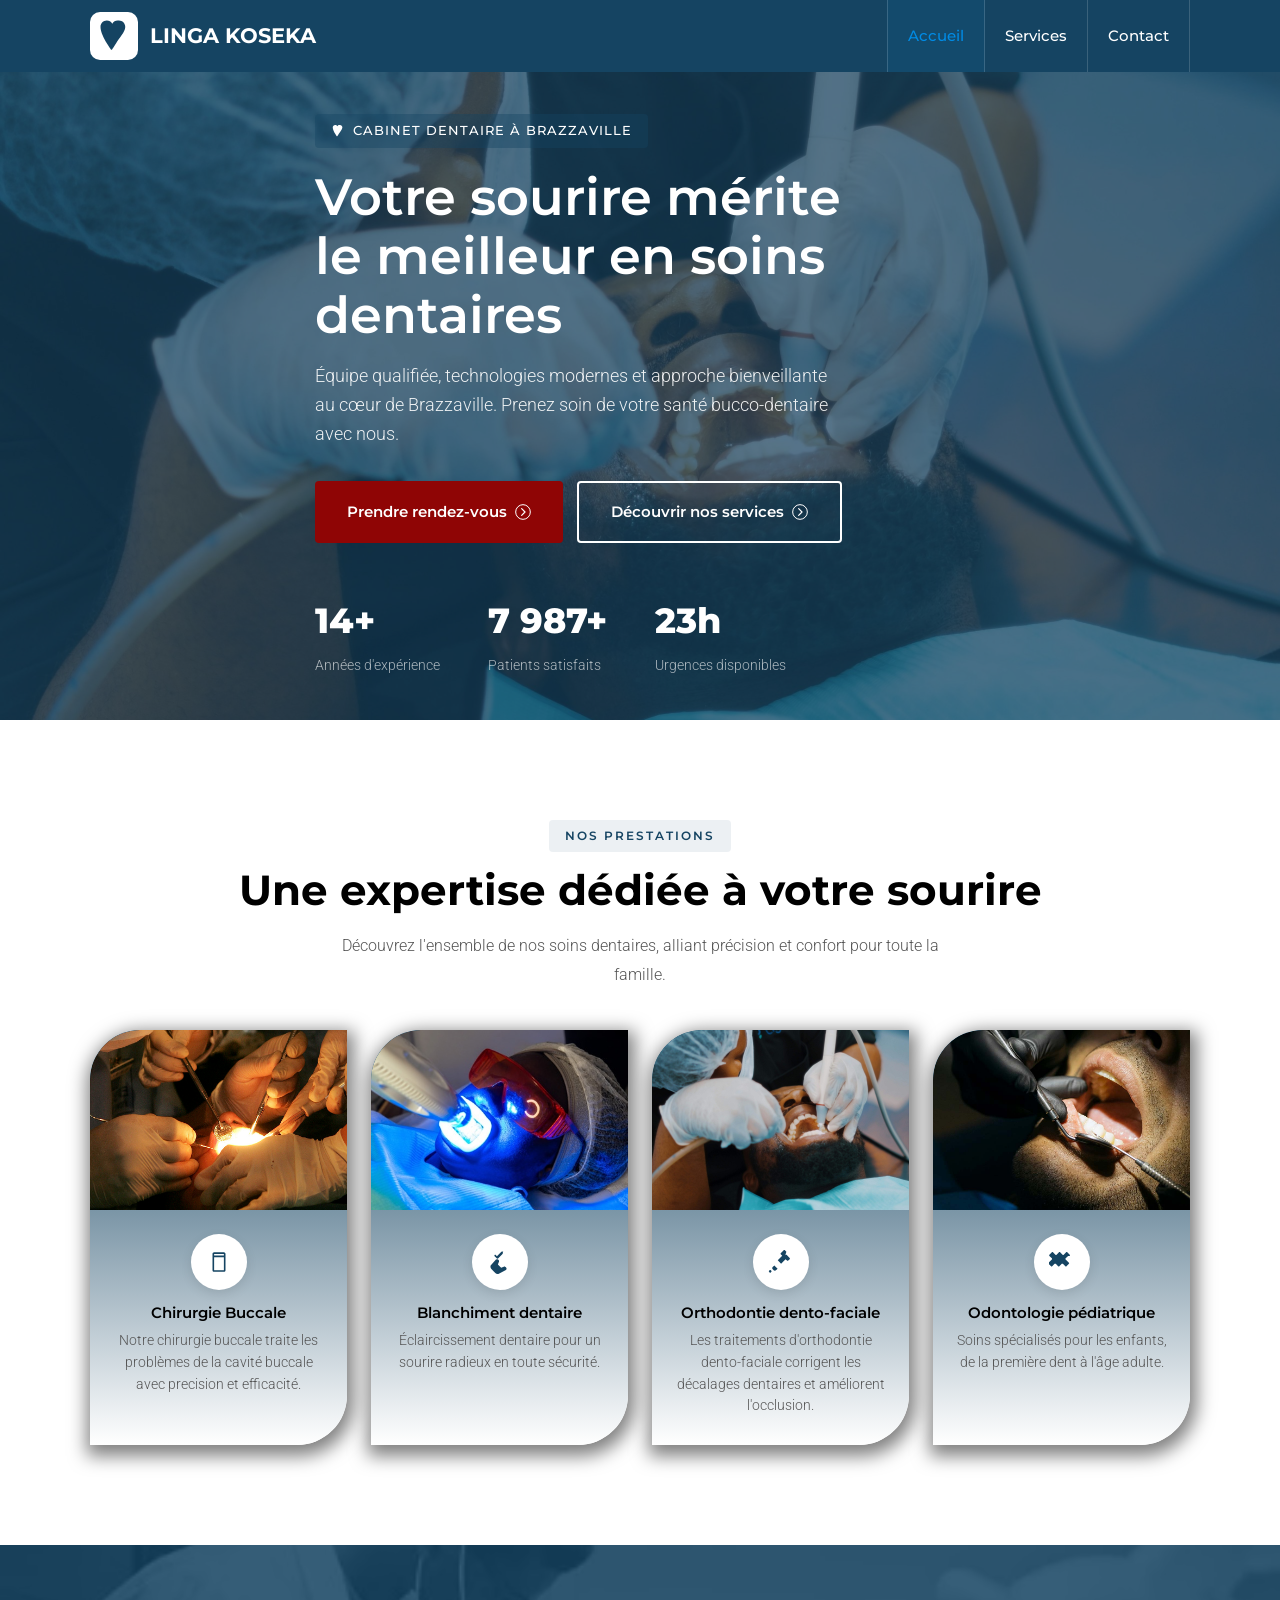
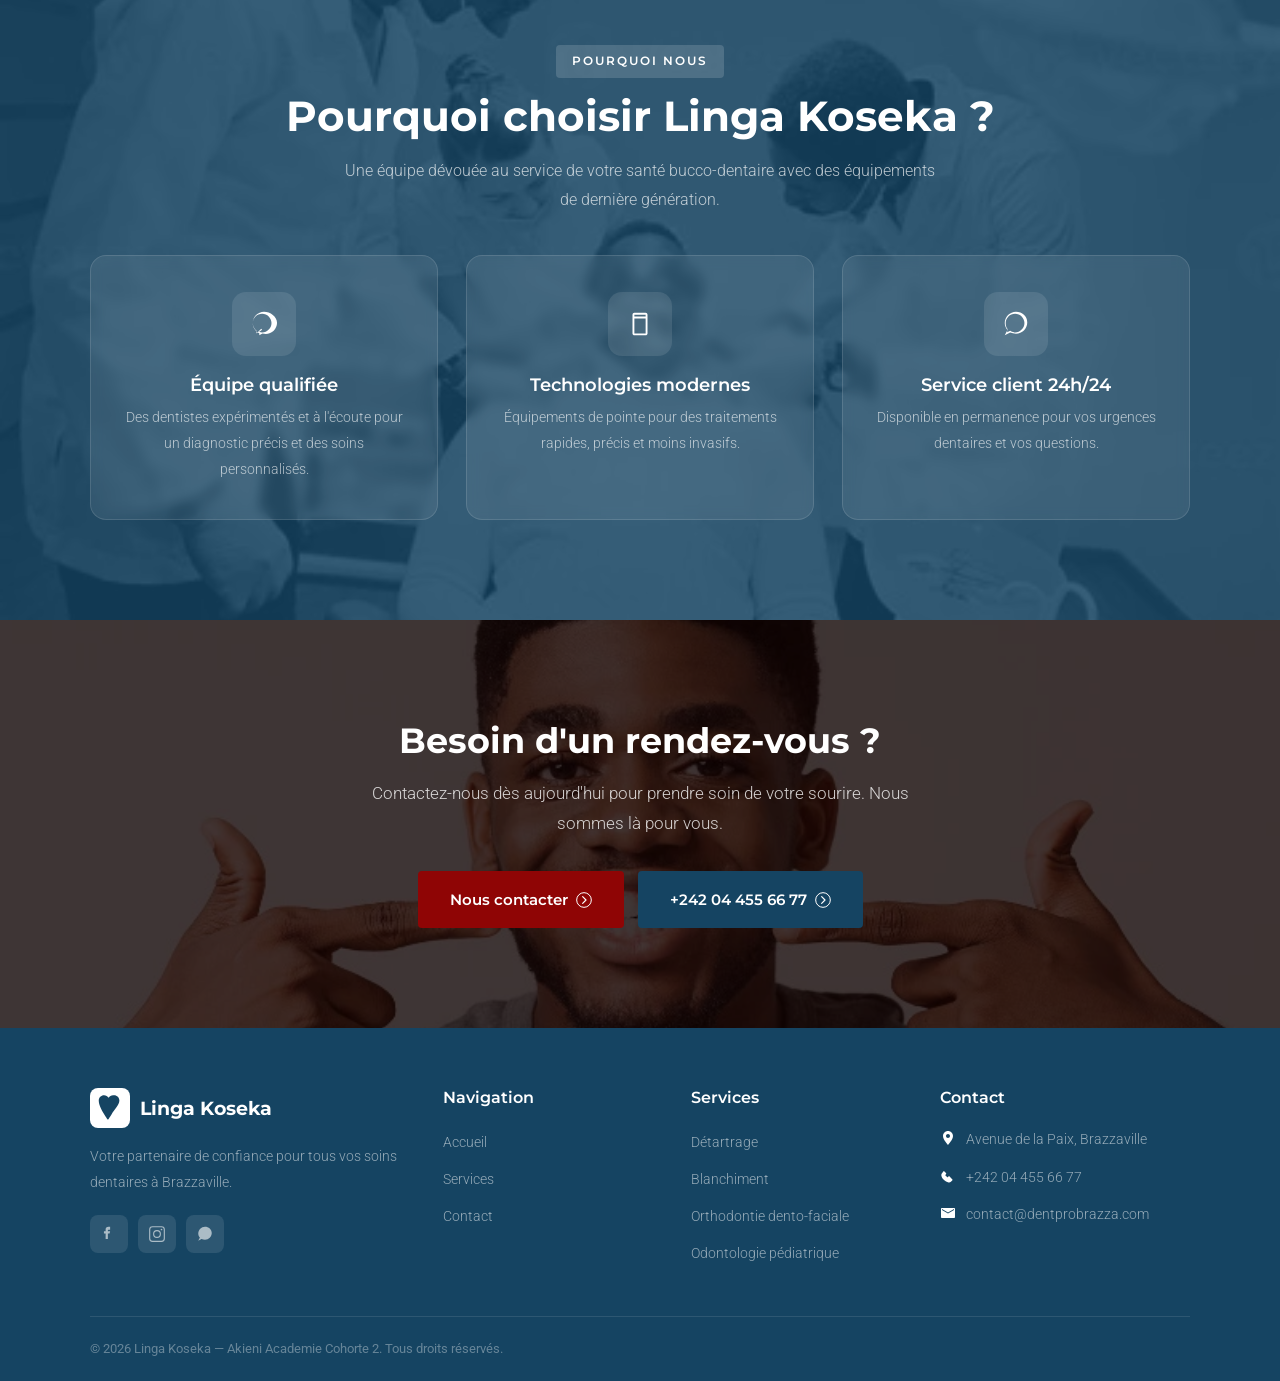
<file: index.html>
﻿<!doctype html>
<html lang="fr">
  <head>
    <meta charset="UTF-8" />
    <meta name="viewport" content="width=device-width, initial-scale=1.0" />
    <title>Linga Koseka — Cabinet Dentaire à Brazzaville</title>
    <link rel="stylesheet" href="style.css" />
  </head>
  <body>
    <!-- Préchargeur -->
    <!-- Préchargeur -->
    <div id="preloader">
        <div class="loading loading07">
            <span data-text="L">L</span>
            <span data-text="I">I</span>
            <span data-text="N">N</span>
            <span data-text="G">G</span>
            <span data-text="A">A</span>
            <span data-text="-">-</span>
            <span data-text="K">K</span>
            <span data-text="O">O</span>
            <span data-text="S">S</span>
            <span data-text="E">E</span>
            <span data-text="K">K</span>
            <span data-text="A">A</span>
        </div>
    </div>
    </div>

    <!-- HEADER -->
    <header class="site-header">
      <nav class="nav">
        <a href="index.html" class="nav-logo">
          <span class="logo-icon">
            <svg viewBox="0 0 32 32">
              <path
                d="M19.3 2.3c-2.2 0-3.7 1.1-4.8 2.8C13.3 3.4 11.8 2.3 9.6 2.3 6.5 2.3 4 4.8 4 8c0 4.5 3.2 10.5 5.6 14.5 1.8 3 3.4 5.2 3.6 5.5.3.3.8.3 1.1 0 .2-.3 1.8-2.5 3.6-5.5C20 18.5 26 12.5 26 8c0-3.2-2.5-5.7-5.6-5.7z"
              />
            </svg>
          </span>
         LINGA KOSEKA
        </a>
        <input type="checkbox" id="nav-toggle" hidden />
        <label for="nav-toggle" class="nav-hamburger">
          <span></span><span></span><span></span>
        </label>
        <div class="nav-overlay"></div>
        <div class="nav-links">
          <a href="index.html" class="active">Accueil</a>
          <a href="services.html">Services</a>
          <a href="contact.html">Contact</a>
        </div>
      </nav>
    </header>

    <!-- HERO -->
    <section class="hero">
      <div class="container">
        <div class="hero-content">
          <div class="hero-badge">
            <svg viewBox="0 0 32 32">
              <path
                d="M19.3 2.3c-2.2 0-3.7 1.1-4.8 2.8C13.3 3.4 11.8 2.3 9.6 2.3 6.5 2.3 4 4.8 4 8c0 4.5 3.2 10.5 5.6 14.5 1.8 3 3.4 5.2 3.6 5.5.3.3.8.3 1.1 0 .2-.3 1.8-2.5 3.6-5.5C20 18.5 26 12.5 26 8c0-3.2-2.5-5.7-5.6-5.7z"
              />
            </svg>
            Cabinet Dentaire à Brazzaville
          </div>
          <h1>Votre sourire mérite<br />le meilleur en soins dentaires</h1>
          <p>
            Équipe qualifiée, technologies modernes et approche bienveillante au
            cœur de Brazzaville. Prenez soin de votre santé bucco-dentaire avec
            nous.
          </p>
          <div class="hero-buttons">
            <a href="contact.html" class="btn btn-red">
              Prendre rendez-vous
              <svg viewBox="0 0 24 24">
                <circle
                  cx="12"
                  cy="12"
                  r="11"
                  fill="none"
                  stroke="currentColor"
                  stroke-width="1.5"
                />
                <path
                  d="M10 7l5 5-5 5"
                  fill="none"
                  stroke="currentColor"
                  stroke-width="1.8"
                  stroke-linecap="round"
                  stroke-linejoin="round"
                />
              </svg>
            </a>
            <a href="services.html" class="btn btn-outline-hero">
              Découvrir nos services
              <svg viewBox="0 0 24 24">
                <circle
                  cx="12"
                  cy="12"
                  r="11"
                  fill="none"
                  stroke="currentColor"
                  stroke-width="1.5"
                />
                <path
                  d="M10 7l5 5-5 5"
                  fill="none"
                  stroke="currentColor"
                  stroke-width="1.8"
                  stroke-linecap="round"
                  stroke-linejoin="round"
                />
              </svg>
            </a>
          </div>
          <div class="hero-stats">
            <div class="hero-stat">
              <span class="number" data-target="15" data-suffix="+">0+</span>
              <span class="label">Années d'expérience</span>
            </div>
            <div class="hero-stat">
              <span class="number" data-target="8000" data-suffix="+">0+</span>
              <span class="label">Patients satisfaits</span>
            </div>
            <div class="hero-stat">
              <span class="number" data-target="24" data-suffix="h">0h</span>
              <span class="label">Urgences disponibles</span>
            </div>
          </div>
        </div>
      </div>
    </section>

    <!-- SERVICES -->
    <section class="services-section">
      <div class="container">
        <div class="text-center">
          <span class="section-label">Nos prestations</span>
          <h2 class="section-title">Une expertise dédiée à votre sourire</h2>
          <p class="section-subtitle">
            Découvrez l'ensemble de nos soins dentaires, alliant précision et
            confort pour toute la famille.
          </p>
        </div>
        <div class="services-grid">
          <a href="services.html" class="service-card">
            <img
              src="assets/operation.jpg"
              alt="Détartrage"
              class="card-image"
            />
            <div class="card-body">
              <span class="card-icon">
                <svg viewBox="0 0 32 32">
                  <path
                    d="M22 4H10c-1.1 0-2 .9-2 2v20c0 1.1.9 2 2 2h12c1.1 0 2-.9 2-2V6c0-1.1-.9-2-2-2zm0 22H10V10h12v16zm0-18H10V6h12v2z"
                  />
                </svg>
              </span>
              <h3>Chirurgie Buccale</h3>
              <p>
                Notre chirurgie buccale traite les problèmes de la cavité
                buccale avec precision et efficacité.
              </p>
            </div>
          </a>
          <a href="services.html" class="service-card">
            <img
              src="assets/Blanchiment-dentaire-skin-chic-paris-2.jpg"
              alt="Blanchiment"
              class="card-image"
            />
            <div class="card-body">
              <span class="card-icon">
                <svg viewBox="0 0 32 32">
                  <path
                    d="M21.3 3.7c-1.1-1.1-2.8-1.1-3.9 0l-5.2 5.2-1.4-1.4c-.4-.4-1-.4-1.4 0s-.4 1 0 1.4l2.8 2.8c.2.2.4.2.7.2s.5-.1.7-.2l5.2-5.2c1.1-1.1 1.1-2.9 0-3.9zM4.5 20.3c-.5 1.5-.2 3.2.9 4.4l4.8 4.8c1.2 1.2 2.9 1.5 4.4.9l8.1-4.1c1.1-.5 1.6-1.7 1.2-2.8-.3-.8-.9-1.4-1.7-1.7-.5-.2-1-.2-1.5 0l-3.3 1.3-4-4 1.3-3.3c.2-.5.2-1 0-1.5-.3-.8-.9-1.4-1.7-1.7-1.1-.4-2.3.1-2.8 1.2L4.5 20.3z"
                  />
                </svg>
              </span>
              <h3>Blanchiment dentaire</h3>
              <p>
                Éclaircissement dentaire pour un sourire radieux en toute
                sécurité.
              </p>
            </div>
          </a>
          <a href="services.html" class="service-card">
            <img
              src="assets/header.jpg"
              alt="Orthodontie dento-faciale"
              class="card-image"
            />
            <div class="card-body">
              <span class="card-icon">
                <svg viewBox="0 0 32 32">
                  <path
                    d="M22.6 3.3l-1.8-1.8c-.4-.4-1.1-.4-1.5 0l-3.6 3.6c-.4.4-.4 1.1 0 1.5l1.8 1.8-5.5 5.5 4.1 4.1 5.5-5.5 1.8 1.8c.4.4 1.1.4 1.5 0l1.8-1.8c.4-.4.4-1.1 0-1.5l-3.6-3.6c-.3-.4-1-.4-1.4 0l-.4.4zM7.8 20.2l-2 2c-.8.8-.8 2 0 2.8l1.2 1.2c.8.8 2 .8 2.8 0l2-2-4-4zM2 26l-.7.7c-.4.4-.4 1 0 1.4l.7.7c.4.4 1 .4 1.4 0l.7-.7c.4-.4.4-1 0-1.4L3.4 26c-.4-.4-1-.4-1.4 0z"
                  />
                </svg>
              </span>
              <h3>Orthodontie dento-faciale</h3>
              <p>
                Les traitements d'orthodontie dento-faciale corrigent les
                décalages dentaires et améliorent l'occlusion.
              </p>
            </div>
          </a>
          <a href="services.html" class="service-card">
            <img
              src="assets/Parodontie.jpg"
              alt="Odontologie pédiatrique"
              class="card-image"
            />
            <div class="card-body">
              <span class="card-icon">
                <svg viewBox="0 0 32 32">
                  <path
                    d="M23.5 8.5l-3 3c-.4.4-.4 1 0 1.4l4 4c.4.4.4 1 0 1.4l-3 3c-.4.4-1 .4-1.4 0l-3-3c-.4-.4-1-.4-1.4 0l-3 3c-.4.4-1 .4-1.4 0l-3-3c-.4-.4-1-.4-1.4 0l-3 3c-.4.4-1 .4-1.4 0l-3-3c-.4-.4-.4-1 0-1.4l4-4c.4-.4.4-1 0-1.4l-3-3c-.4-.4-.4-1 0-1.4l3-3c.4-.4 1-.4 1.4 0l3 3c.4.4 1 .4 1.4 0l3-3c.4-.4 1-.4 1.4 0l3 3c.4.4 1 .4 1.4 0l3-3c.4-.4 1-.4 1.4 0l3 3c.4.4.4 1 0 1.4z"
                  />
                </svg>
              </span>
              <h3>Odontologie pédiatrique</h3>
              <p>
                Soins spécialisés pour les enfants, de la première dent à l'âge
                adulte.
              </p>
            </div>
          </a>
        </div>
      </div>
    </section>

    <!-- POURQUOI NOUS -->
    <section class="why-us">
      <div class="container">
        <div class="text-center">
          <span class="section-label">Pourquoi nous</span>
          <h2 class="section-title">Pourquoi choisir Linga Koseka ?</h2>
          <p class="section-subtitle">
            Une équipe dévouée au service de votre santé bucco-dentaire avec des
            équipements de dernière génération.
          </p>
        </div>
        <div class="why-grid">
          <div class="why-card">
            <div class="icon">
              <svg viewBox="0 0 32 32">
                <path
                  d="M16 3C9.4 3 4 8.4 4 15c0 4.8 2.8 8.9 7 10.9V28l3.4-1.8c1.1.3 2.3.5 3.5.5 6.6 0 12-5.4 12-12S22.6 3 16 3zm-2 19l-1-1-5 5v-2.8C5.7 21.2 4 18.3 4 15c0-5.5 4.5-10 10-10s10 4.5 10 10-4.5 10-10 10c-1 0-2-.2-3-.4l-.3-.1-.4.3z"
                />
              </svg>
            </div>
            <h3>Équipe qualifiée</h3>
            <p>
              Des dentistes expérimentés et à l'écoute pour un diagnostic précis
              et des soins personnalisés.
            </p>
          </div>
          <div class="why-card">
            <div class="icon">
              <svg viewBox="0 0 32 32">
                <path
                  d="M22 4H10c-1.1 0-2 .9-2 2v20c0 1.1.9 2 2 2h12c1.1 0 2-.9 2-2V6c0-1.1-.9-2-2-2zm0 22H10V10h12v16zm0-18H10V6h12v2z"
                />
              </svg>
            </div>
            <h3>Technologies modernes</h3>
            <p>
              Équipements de pointe pour des traitements rapides, précis et
              moins invasifs.
            </p>
          </div>
          <div class="why-card">
            <div class="icon">
              <svg viewBox="0 0 32 32">
                <path
                  d="M16 3C9.4 3 4 8.4 4 15c0 2.8 1.1 5.4 2.9 7.3L4 28l5.8-2.9c1.8.8 3.9 1.2 6.2 1.2 6.6 0 12-5.4 12-12S22.6 3 16 3zm0 22c-2.1 0-4-.6-5.7-1.6l-.4-.2-3.5 1.7.7-3.4-.3-.4C5.6 19.8 5 17.5 5 15c0-5.5 4.5-10 10-10s10 4.5 10 10-4.5 10-10 10z"
                />
              </svg>
            </div>
            <h3>Service client 24h/24</h3>
            <p>
              Disponible en permanence pour vos urgences dentaires et vos
              questions.
            </p>
          </div>
        </div>
      </div>
    </section>

    <!-- CTA -->
    <section class="cta-section">
      <div class="container">
        <h2>Besoin d'un rendez-vous ?</h2>
        <p>
          Contactez-nous dès aujourd'hui pour prendre soin de votre sourire.
          Nous sommes là pour vous.
        </p>
        <div class="cta-buttons">
          <a href="contact.html" class="btn btn-red btn-cta-transparent">
            Nous contacter
            <svg viewBox="0 0 24 24">
              <circle
                cx="12"
                cy="12"
                r="11"
                fill="none"
                stroke="currentColor"
                stroke-width="1.5"
              />
              <path
                d="M10 7l5 5-5 5"
                fill="none"
                stroke="currentColor"
                stroke-width="1.8"
                stroke-linecap="round"
                stroke-linejoin="round"
              />
            </svg>
          </a>
          <a
            href="tel:+242044556677"
            class="btn btn-primary btn-cta-transparent"
          >
            +242 04 455 66 77
            <svg viewBox="0 0 24 24">
              <circle
                cx="12"
                cy="12"
                r="11"
                fill="none"
                stroke="currentColor"
                stroke-width="1.5"
              />
              <path
                d="M10 7l5 5-5 5"
                fill="none"
                stroke="currentColor"
                stroke-width="1.8"
                stroke-linecap="round"
                stroke-linejoin="round"
              />
            </svg>
          </a>
        </div>
      </div>
    </section>

    <!-- FOOTER -->
    <footer>
      <div class="container">
        <div class="footer-grid">
          <div class="footer-brand">
            <div class="logo">
              <span class="logo-icon">
                <svg viewBox="0 0 32 32">
                  <path
                    d="M19.3 2.3c-2.2 0-3.7 1.1-4.8 2.8C13.3 3.4 11.8 2.3 9.6 2.3 6.5 2.3 4 4.8 4 8c0 4.5 3.2 10.5 5.6 14.5 1.8 3 3.4 5.2 3.6 5.5.3.3.8.3 1.1 0 .2-.3 1.8-2.5 3.6-5.5C20 18.5 26 12.5 26 8c0-3.2-2.5-5.7-5.6-5.7z"
                  />
                </svg>
              </span>
              Linga Koseka
            </div>
            <p>
              Votre partenaire de confiance pour tous vos soins dentaires à
              Brazzaville.
            </p>
            <div class="footer-social">
              <a href="#" aria-label="Facebook"
                ><svg viewBox="0 0 32 32">
                  <path
                    d="M18 3h-3a5 5 0 00-5 5v3H7v4h3v10h4v-10h3l1-4h-4v-1.5a1 1 0 011-1h3V3z"
                  /></svg
              ></a>
              <a href="#" aria-label="Instagram"
                ><svg viewBox="0 0 32 32">
                  <rect
                    x="3"
                    y="3"
                    width="26"
                    height="26"
                    rx="5"
                    fill="none"
                    stroke="currentColor"
                    stroke-width="2"
                  />
                  <circle
                    cx="16"
                    cy="16"
                    r="6"
                    fill="none"
                    stroke="currentColor"
                    stroke-width="2"
                  />
                  <circle cx="24" cy="8" r="1.5" /></svg
              ></a>
              <a href="#" aria-label="WhatsApp"
                ><svg viewBox="0 0 32 32">
                  <path
                    d="M16 3C9.4 3 4 8.4 4 15c0 2.8 1.1 5.4 2.9 7.3L4 28l5.8-2.9c1.8.8 3.9 1.2 6.2 1.2 6.6 0 12-5.4 12-12S22.6 3 16 3z"
                  /></svg
              ></a>
            </div>
          </div>
          <div>
            <h4>Navigation</h4>
            <ul class="footer-links">
              <li><a href="index.html">Accueil</a></li>
              <li><a href="services.html">Services</a></li>
              <li><a href="contact.html">Contact</a></li>
            </ul>
          </div>
          <div>
            <h4>Services</h4>
            <ul class="footer-links">
              <li><a href="services.html">Détartrage</a></li>
              <li><a href="services.html">Blanchiment</a></li>
              <li><a href="services.html">Orthodontie dento-faciale</a></li>
              <li><a href="services.html">Odontologie pédiatrique</a></li>
            </ul>
          </div>
          <div>
            <h4>Contact</h4>
            <ul class="footer-contact">
              <li>
                <span class="icon"
                  ><svg viewBox="0 0 32 32">
                    <path
                      d="M16 2C10.5 2 6 6.5 6 12c0 7 10 18 10 18s10-11 10-18c0-5.5-4.5-10-10-10zm0 14c-2.2 0-4-1.8-4-4s1.8-4 4-4 4 1.8 4 4-1.8 4-4 4z"
                    /></svg
                ></span>
                Avenue de la Paix, Brazzaville
              </li>
              <li>
                <span class="icon"
                  ><svg viewBox="0 0 32 32">
                    <path
                      d="M22.4 20.3l-3.1-3.1c-.7-.7-1.8-.7-2.5 0l-1.5 1.5c-.2.2-.5.2-.7 0l-4.1-4.1c-.2-.2-.2-.5 0-.7l1.5-1.5c.7-.7.7-1.8 0-2.5l-3.1-3.1c-.7-.7-1.8-.7-2.5 0L4.5 9.9c-1.4 1.4-2.1 3.3-1.8 5.1.5 3.6 2.5 6.8 5.4 9.1 2.3 2.3 5.5 4.3 9.1 4.8 1.8.3 3.7-.4 5.1-1.8l2.2-2.2c.7-.7.7-1.8 0-2.5z"
                    /></svg
                ></span>
                +242 04 455 66 77
              </li>
              <li>
                <span class="icon"
                  ><svg viewBox="0 0 32 32">
                    <path
                      d="M28 6H4c-1.1 0-2 .9-2 2v16c0 1.1.9 2 2 2h24c1.1 0 2-.9 2-2V8c0-1.1-.9-2-2-2zm0 4l-12 7L4 10V8l12 7 12-7v2z"
                    /></svg
                ></span>
                contact@dentprobrazza.com
              </li>
            </ul>
          </div>
        </div>
        <div class="footer-bottom">
          <p>
            &copy; 2026 Linga Koseka — Akieni Academie Cohorte 2. Tous droits
            réservés.
          </p>
        </div>
      </div>
    </footer>

    <script>
      (function () {
        var stats = document.querySelectorAll(".hero-stat .number");
        var started = false;
        var duration = 2000;

        function formatNumber(n) {
          return n.toString().replace(/\B(?=(\d{3})+(?!\d))/g, " ");
        }

        stats.forEach(function (el) {
          el.textContent = "0" + el.dataset.suffix;
        });

        var obs = new IntersectionObserver(
          function (entries) {
            entries.forEach(function (entry) {
              if (entry.isIntersecting && !started) {
                started = true;
                stats.forEach(function (el) {
                  var target = parseInt(el.dataset.target);
                  var suffix = el.dataset.suffix;
                  var startTime = null;
                  function step(timestamp) {
                    if (!startTime) startTime = timestamp;
                    var progress = Math.min(
                      (timestamp - startTime) / duration,
                      1,
                    );
                    var eased = 1 - Math.pow(1 - progress, 3);
                    var current = Math.floor(eased * target);
                    el.textContent = formatNumber(current) + suffix;
                    if (progress < 1) {
                      requestAnimationFrame(step);
                    } else {
                      el.textContent = formatNumber(target) + suffix;
                    }
                  }
                  requestAnimationFrame(step);
                });
              }
            });
          },
          { threshold: 0.3 },
        );

        var heroStats = document.querySelector(".hero-stats");
        if (heroStats) obs.observe(heroStats);
      })();
    </script>
  </body>
</html>
</file>
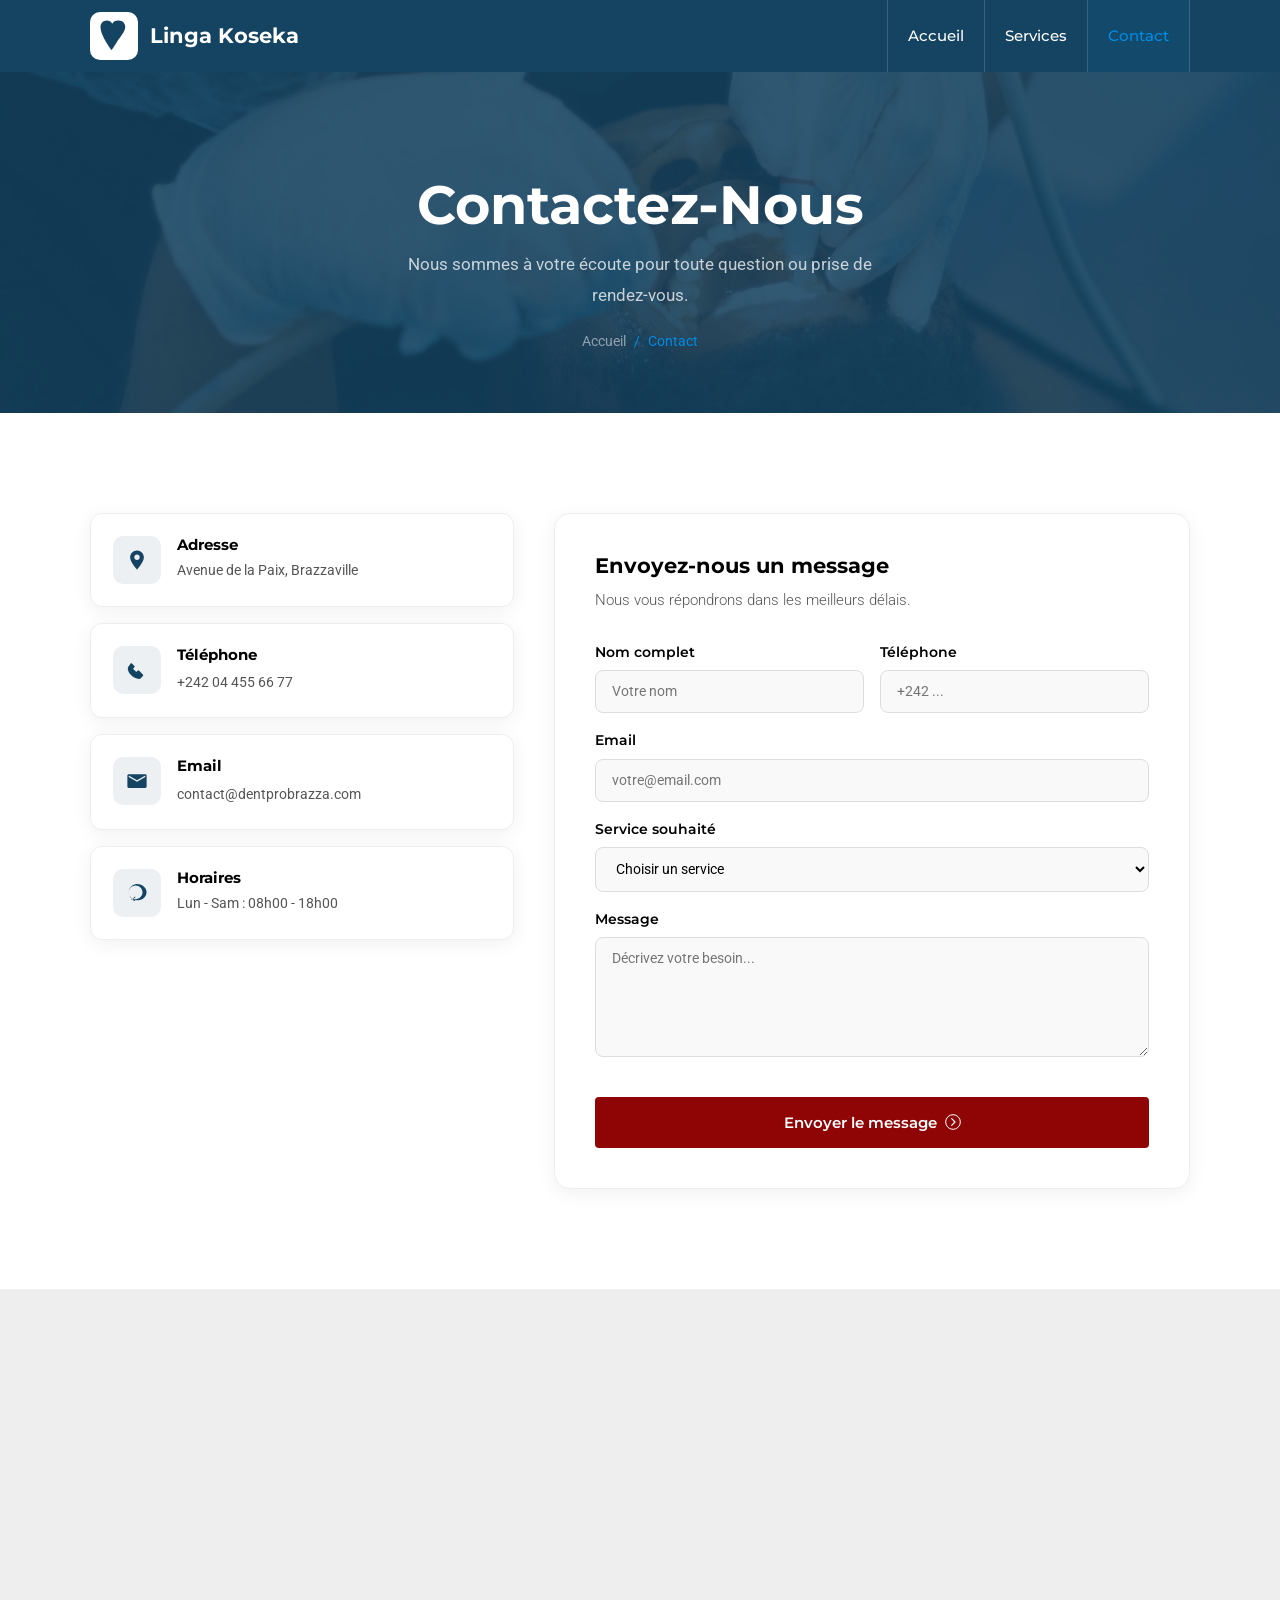
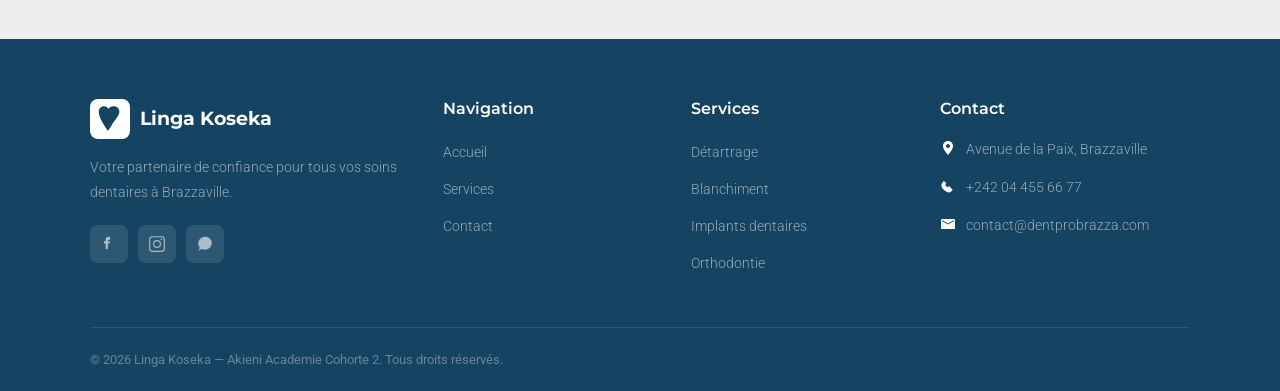
<file: contact.html>
﻿<!DOCTYPE html>
<html lang="fr">
<head>
  <meta charset="UTF-8">
  <meta name="viewport" content="width=device-width, initial-scale=1.0">
  <title>Contact — Linga Koseka</title>
  <link rel="stylesheet" href="style.css">
</head>
<body>

  <!-- HEADER -->
 <!-- Préchargeur -->
  <div id="preloader">
    <div class="loading loading07">
      <span data-text="L">L</span>
      <span data-text="I">I</span>
      <span data-text="N">N</span>
      <span data-text="G">G</span>
      <span data-text="A">A</span>
      <span data-text="-">-</span>
      <span data-text="K">K</span>
      <span data-text="O">O</span>
      <span data-text="S">S</span>
      <span data-text="E">E</span>
      <span data-text="K">K</span>
      <span data-text="A">A</span>
    </div>
  </div>
</div>

  <!-- HEADER -->
  <header class="site-header">
    <nav class="nav">
      <a href="index.html" class="nav-logo">
        <span class="logo-icon">
          <svg viewBox="0 0 32 32"><path d="M19.3 2.3c-2.2 0-3.7 1.1-4.8 2.8C13.3 3.4 11.8 2.3 9.6 2.3 6.5 2.3 4 4.8 4 8c0 4.5 3.2 10.5 5.6 14.5 1.8 3 3.4 5.2 3.6 5.5.3.3.8.3 1.1 0 .2-.3 1.8-2.5 3.6-5.5C20 18.5 26 12.5 26 8c0-3.2-2.5-5.7-5.6-5.7z"/></svg>
        </span>
        Linga Koseka
      </a>
      <input type="checkbox" id="nav-toggle" hidden>
      <label for="nav-toggle" class="nav-hamburger">
        <span></span><span></span><span></span>
      </label>
      <div class="nav-overlay"></div>
      <div class="nav-links">
        <a href="index.html">Accueil</a>
        <a href="services.html">Services</a>
        <a href="contact.html" class="active">Contact</a>
      </div>
    </nav>
  </header>

  <!-- BANNIERE -->
  <section class="page-banner">
    <div class="container">
      <h1>Contactez-Nous</h1>
      <p>Nous sommes à votre écoute pour toute question ou prise de rendez-vous.</p>
      <div class="breadcrumb">
        <a href="index.html">Accueil</a>
        <span>/</span>
        <span>Contact</span>
      </div>
    </div>
  </section>

  <!-- CONTACT -->
  <section class="contact-section">
    <div class="container">
      <div class="contact-grid">

        <!-- Infos -->
        <div class="contact-info-cards">
          <div class="contact-info-card">
            <div class="icon">
              <svg viewBox="0 0 32 32"><path d="M16 2C10.5 2 6 6.5 6 12c0 7 10 18 10 18s10-11 10-18c0-5.5-4.5-10-10-10zm0 14c-2.2 0-4-1.8-4-4s1.8-4 4-4 4 1.8 4 4-1.8 4-4 4z"/></svg>
            </div>
            <div>
              <h4>Adresse</h4>
              <p>Avenue de la Paix, Brazzaville</p>
            </div>
          </div>
          <div class="contact-info-card">
            <div class="icon">
              <svg viewBox="0 0 32 32"><path d="M22.4 20.3l-3.1-3.1c-.7-.7-1.8-.7-2.5 0l-1.5 1.5c-.2.2-.5.2-.7 0l-4.1-4.1c-.2-.2-.2-.5 0-.7l1.5-1.5c.7-.7.7-1.8 0-2.5l-3.1-3.1c-.7-.7-1.8-.7-2.5 0L4.5 9.9c-1.4 1.4-2.1 3.3-1.8 5.1.5 3.6 2.5 6.8 5.4 9.1 2.3 2.3 5.5 4.3 9.1 4.8 1.8.3 3.7-.4 5.1-1.8l2.2-2.2c.7-.7.7-1.8 0-2.5z"/></svg>
            </div>
            <div>
              <h4>Téléphone</h4>
              <a href="tel:+242044556677">+242 04 455 66 77</a>
            </div>
          </div>
          <div class="contact-info-card">
            <div class="icon">
              <svg viewBox="0 0 32 32"><path d="M28 6H4c-1.1 0-2 .9-2 2v16c0 1.1.9 2 2 2h24c1.1 0 2-.9 2-2V8c0-1.1-.9-2-2-2zm0 4l-12 7L4 10V8l12 7 12-7v2z"/></svg>
            </div>
            <div>
              <h4>Email</h4>
              <a href="mailto:contact@dentprobrazza.com">contact@dentprobrazza.com</a>
            </div>
          </div>
          <div class="contact-info-card">
            <div class="icon">
              <svg viewBox="0 0 32 32"><path d="M16 3C9.4 3 4 8.4 4 15c0 4.8 2.8 8.9 7 10.9V28l3.4-1.8c1.1.3 2.3.5 3.5.5 6.6 0 12-5.4 12-12S22.6 3 16 3zm-2 19l-1-1-5 5v-2.8C5.7 21.2 4 18.3 4 15c0-5.5 4.5-10 10-10s10 4.5 10 10-4.5 10-10 10c-1 0-2-.2-3-.4l-.3-.1-.4.3z"/></svg>
            </div>
            <div>
              <h4>Horaires</h4>
              <p>Lun - Sam : 08h00 - 18h00</p>
            </div>
          </div>
        </div>

        <!-- Formulaire -->
        <div class="contact-form-wrapper">
          <h3>Envoyez-nous un message</h3>
          <p>Nous vous répondrons dans les meilleurs délais.</p>
          <form class="form-grid" action="#" method="POST">
            <div class="form-group">
              <label for="name">Nom complet</label>
              <input type="text" id="name" name="name" placeholder="Votre nom" required>
            </div>
            <div class="form-group">
              <label for="phone">Téléphone</label>
              <input type="tel" id="phone" name="phone" placeholder="+242 ..." required>
            </div>
            <div class="form-group full">
              <label for="email">Email</label>
              <input type="email" id="email" name="email" placeholder="votre@email.com">
            </div>
            <div class="form-group full">
              <label for="service">Service souhaité</label>
              <select id="service" name="service">
                <option value="">Choisir un service</option>
                <option value="chirurgie">Chirurgie Buccale</option>
                <option value="blanchiment">Blanchiment dentaire</option>
                <option value="orthodontie">Orthodontie dento-faciale</option>
                <option value="pediatrie">Odontologie pédiatrique</option>
                <option value="urgence">Urgences dentaires</option>
                <option value="consultation">Consultations préventives</option>
              </select>
            </div>
            <div class="form-group full">
              <label for="message">Message</label>
              <textarea id="message" name="message" placeholder="Décrivez votre besoin..." required></textarea>
            </div>
            <div class="form-group full form-submit">
              <button type="submit" class="btn btn-red" style="width:100%;">
                Envoyer le message
                <svg viewBox="0 0 24 24"><circle cx="12" cy="12" r="11" fill="none" stroke="currentColor" stroke-width="1.5"/><path d="M10 7l5 5-5 5" fill="none" stroke="currentColor" stroke-width="1.8" stroke-linecap="round" stroke-linejoin="round"/></svg>
              </button>
            </div>
          </form>
        </div>

      </div>
    </div>
  </section>

  <!-- CARTE -->
  <section class="map-section">
    <div class="map-container">
      <iframe src="https://www.google.com/maps/embed?pb=!1m18!1m12!1m3!1d15959.39!2d15.28!3d-4.26!2m3!1f0!2f0!3f0!3m2!1i1024!2i768!4f13.1!3m3!1m2!1s0x1a6a3e57e3e3e3e3%3A0x1!2zNOKCcTM5LjIuMCJTIDHEizE1LjE2LjAuMCJF!5e0!3m2!1sfr!2scg!4v1" allowfullscreen loading="lazy"></iframe>
    </div>
  </section>

  <!-- FOOTER -->
  <footer>
    <div class="container">
      <div class="footer-grid">
        <div class="footer-brand">
          <div class="logo">
            <span class="logo-icon">
              <svg viewBox="0 0 32 32"><path d="M19.3 2.3c-2.2 0-3.7 1.1-4.8 2.8C13.3 3.4 11.8 2.3 9.6 2.3 6.5 2.3 4 4.8 4 8c0 4.5 3.2 10.5 5.6 14.5 1.8 3 3.4 5.2 3.6 5.5.3.3.8.3 1.1 0 .2-.3 1.8-2.5 3.6-5.5C20 18.5 26 12.5 26 8c0-3.2-2.5-5.7-5.6-5.7z"/></svg>
            </span>
            Linga Koseka
          </div>
          <p>Votre partenaire de confiance pour tous vos soins dentaires à Brazzaville.</p>
          <div class="footer-social">
            <a href="#" aria-label="Facebook"><svg viewBox="0 0 32 32"><path d="M18 3h-3a5 5 0 00-5 5v3H7v4h3v10h4v-10h3l1-4h-4v-1.5a1 1 0 011-1h3V3z"/></svg></a>
            <a href="#" aria-label="Instagram"><svg viewBox="0 0 32 32"><rect x="3" y="3" width="26" height="26" rx="5" fill="none" stroke="currentColor" stroke-width="2"/><circle cx="16" cy="16" r="6" fill="none" stroke="currentColor" stroke-width="2"/><circle cx="24" cy="8" r="1.5"/></svg></a>
            <a href="#" aria-label="WhatsApp"><svg viewBox="0 0 32 32"><path d="M16 3C9.4 3 4 8.4 4 15c0 2.8 1.1 5.4 2.9 7.3L4 28l5.8-2.9c1.8.8 3.9 1.2 6.2 1.2 6.6 0 12-5.4 12-12S22.6 3 16 3z"/></svg></a>
          </div>
        </div>
        <div>
          <h4>Navigation</h4>
          <ul class="footer-links">
            <li><a href="index.html">Accueil</a></li>
            <li><a href="services.html">Services</a></li>
            <li><a href="contact.html">Contact</a></li>
          </ul>
        </div>
        <div>
          <h4>Services</h4>
          <ul class="footer-links">
            <li><a href="services.html">Détartrage</a></li>
            <li><a href="services.html">Blanchiment</a></li>
            <li><a href="services.html">Implants dentaires</a></li>
            <li><a href="services.html">Orthodontie</a></li>
          </ul>
        </div>
        <div>
          <h4>Contact</h4>
          <ul class="footer-contact">
            <li>
              <span class="icon"><svg viewBox="0 0 32 32"><path d="M16 2C10.5 2 6 6.5 6 12c0 7 10 18 10 18s10-11 10-18c0-5.5-4.5-10-10-10zm0 14c-2.2 0-4-1.8-4-4s1.8-4 4-4 4 1.8 4 4-1.8 4-4 4z"/></svg></span>
              Avenue de la Paix, Brazzaville
            </li>
            <li>
              <span class="icon"><svg viewBox="0 0 32 32"><path d="M22.4 20.3l-3.1-3.1c-.7-.7-1.8-.7-2.5 0l-1.5 1.5c-.2.2-.5.2-.7 0l-4.1-4.1c-.2-.2-.2-.5 0-.7l1.5-1.5c.7-.7.7-1.8 0-2.5l-3.1-3.1c-.7-.7-1.8-.7-2.5 0L4.5 9.9c-1.4 1.4-2.1 3.3-1.8 5.1.5 3.6 2.5 6.8 5.4 9.1 2.3 2.3 5.5 4.3 9.1 4.8 1.8.3 3.7-.4 5.1-1.8l2.2-2.2c.7-.7.7-1.8 0-2.5z"/></svg></span>
              +242 04 455 66 77
            </li>
            <li>
              <span class="icon"><svg viewBox="0 0 32 32"><path d="M28 6H4c-1.1 0-2 .9-2 2v16c0 1.1.9 2 2 2h24c1.1 0 2-.9 2-2V8c0-1.1-.9-2-2-2zm0 4l-12 7L4 10V8l12 7 12-7v2z"/></svg></span>
              contact@dentprobrazza.com
            </li>
          </ul>
        </div>
      </div>
      <div class="footer-bottom">
        <p>&copy; 2026 Linga Koseka — Akieni Academie Cohorte 2. Tous droits réservés.</p>
      </div>
    </div>
  </footer>

</body>
</html>
</file>
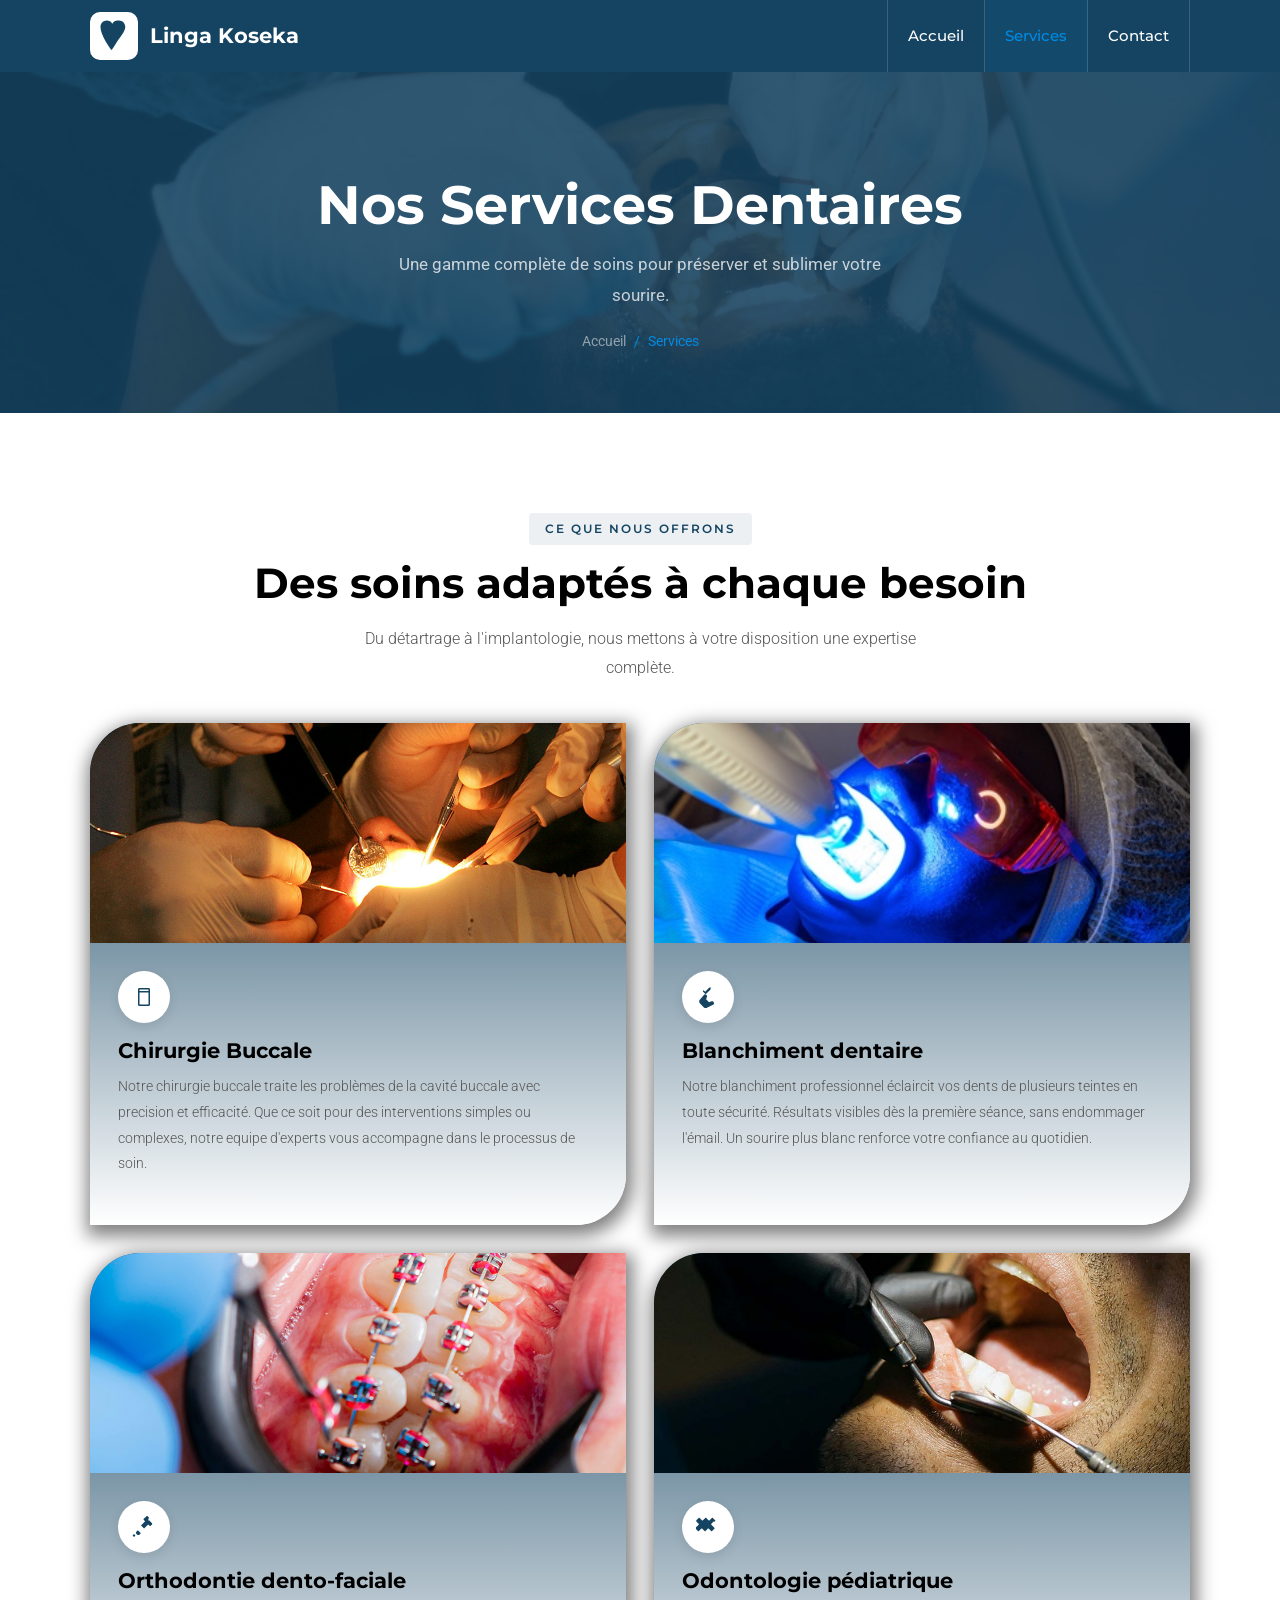
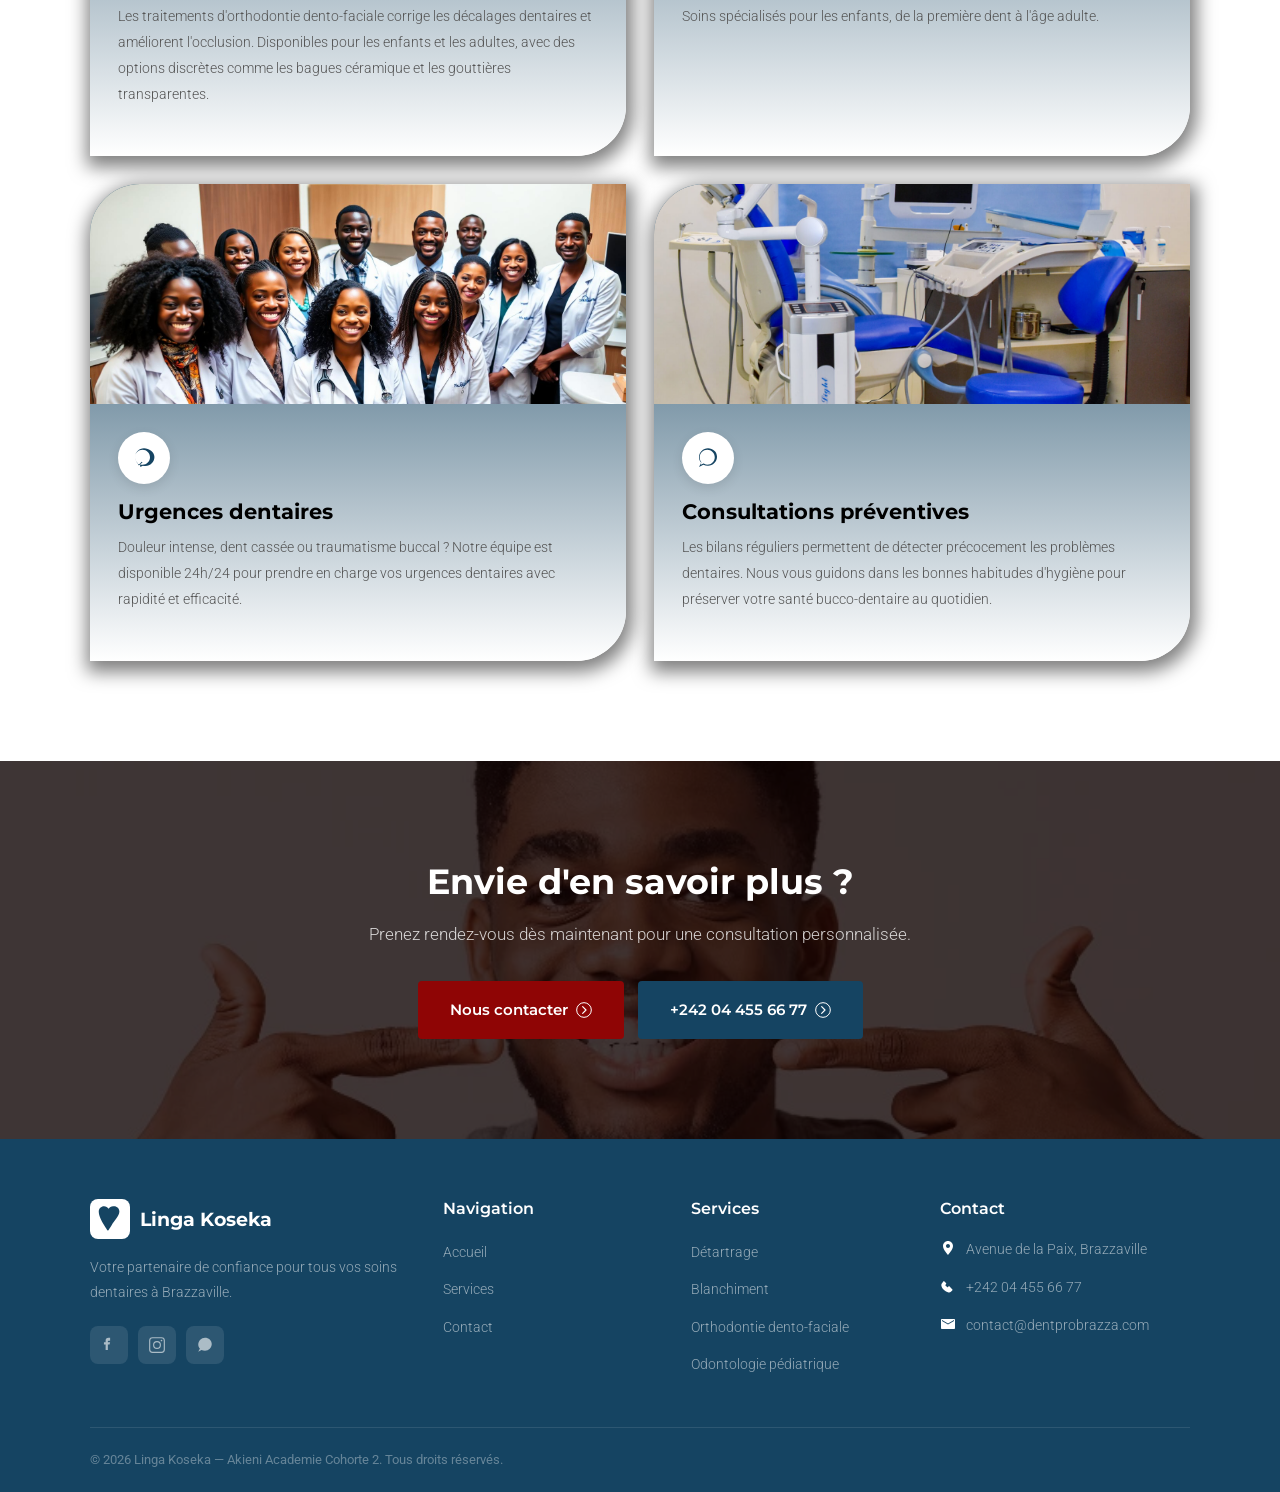
<file: services.html>
<!doctype html>
<html lang="fr">
  <head>
    <meta charset="UTF-8" />
    <meta name="viewport" content="width=device-width, initial-scale=1.0" />
    <title>Nos Services — Linga Koseka</title>
    <link rel="stylesheet" href="style.css" />
  </head>
  <body>
    <!-- HEADER -->
    <!-- Préchargeur -->
  <div id="preloader">
    <div class="loading loading07">
      <span data-text="L">L</span>
      <span data-text="I">I</span>
      <span data-text="N">N</span>
      <span data-text="G">G</span>
      <span data-text="A">A</span>
      <span data-text="-">-</span>
      <span data-text="K">K</span>
      <span data-text="O">O</span>
      <span data-text="S">S</span>
      <span data-text="E">E</span>
      <span data-text="K">K</span>
      <span data-text="A">A</span>
    </div>
  </div>
    </div>

    <!-- HEADER -->
    <header class="site-header">
      <nav class="nav">
        <a href="index.html" class="nav-logo">
          <span class="logo-icon">
            <svg viewBox="0 0 32 32">
              <path
                d="M19.3 2.3c-2.2 0-3.7 1.1-4.8 2.8C13.3 3.4 11.8 2.3 9.6 2.3 6.5 2.3 4 4.8 4 8c0 4.5 3.2 10.5 5.6 14.5 1.8 3 3.4 5.2 3.6 5.5.3.3.8.3 1.1 0 .2-.3 1.8-2.5 3.6-5.5C20 18.5 26 12.5 26 8c0-3.2-2.5-5.7-5.6-5.7z"
              />
            </svg>
          </span>
          Linga Koseka
        </a>
        <input type="checkbox" id="nav-toggle" hidden />
        <label for="nav-toggle" class="nav-hamburger">
          <span></span><span></span><span></span>
        </label>
        <div class="nav-overlay"></div>
        <div class="nav-links">
          <a href="index.html">Accueil</a>
          <a href="services.html" class="active">Services</a>
          <a href="contact.html">Contact</a>
        </div>
      </nav>
    </header>

    <!-- BANNIERE -->
    <section class="page-banner">
      <div class="container">
        <h1>Nos Services Dentaires</h1>
        <p>
          Une gamme complète de soins pour préserver et sublimer votre sourire.
        </p>
        <div class="breadcrumb">
          <a href="index.html">Accueil</a>
          <span>/</span>
          <span>Services</span>
        </div>
      </div>
    </section>

    <!-- SERVICES -->
    <section class="services-page">
      <div class="container">
        <div class="text-center">
          <span class="section-label">Ce que nous offrons</span>
          <h2 class="section-title">Des soins adaptés à chaque besoin</h2>
          <p class="section-subtitle">
            Du détartrage à l'implantologie, nous mettons à votre disposition
            une expertise complète.
          </p>
        </div>
        <div class="services-full-grid">
          <div class="service-full-card">
            <img src="assets/operation.jpg" alt="Détartrage" class="card-img" />
            <div class="card-body">
              <div class="service-icon">
                <svg viewBox="0 0 32 32">
                  <path
                    d="M22 4H10c-1.1 0-2 .9-2 2v20c0 1.1.9 2 2 2h12c1.1 0 2-.9 2-2V6c0-1.1-.9-2-2-2zm0 22H10V10h12v16zm0-18H10V6h12v2z"
                  />
                </svg>
              </div>
              <h3>Chirurgie Buccale</h3>
              <p>
                Notre chirurgie buccale traite les problèmes de la cavité
                buccale avec precision et efficacité. Que ce soit pour des
                interventions simples ou complexes, notre equipe d'experts vous
                accompagne dans le processus de soin.
              </p>
            </div>
          </div>

          <div class="service-full-card">
            <img
              src="assets/Blanchiment-dentaire-skin-chic-paris-2.jpg"
              alt="Blanchiment"
              class="card-img"
            />
            <div class="card-body">
              <div class="service-icon">
                <svg viewBox="0 0 32 32">
                  <path
                    d="M21.3 3.7c-1.1-1.1-2.8-1.1-3.9 0l-5.2 5.2-1.4-1.4c-.4-.4-1-.4-1.4 0s-.4 1 0 1.4l2.8 2.8c.2.2.4.2.7.2s.5-.1.7-.2l5.2-5.2c1.1-1.1 1.1-2.9 0-3.9zM4.5 20.3c-.5 1.5-.2 3.2.9 4.4l4.8 4.8c1.2 1.2 2.9 1.5 4.4.9l8.1-4.1c1.1-.5 1.6-1.7 1.2-2.8-.3-.8-.9-1.4-1.7-1.7-.5-.2-1-.2-1.5 0l-3.3 1.3-4-4 1.3-3.3c.2-.5.2-1 0-1.5-.3-.8-.9-1.4-1.7-1.7-1.1-.4-2.3.1-2.8 1.2L4.5 20.3z"
                  />
                </svg>
              </div>
              <h3>Blanchiment dentaire</h3>
              <p>
                Notre blanchiment professionnel éclaircit vos dents de plusieurs
                teintes en toute sécurité. Résultats visibles dès la première
                séance, sans endommager l'émail. Un sourire plus blanc renforce
                votre confiance au quotidien.
              </p>
            </div>
          </div>

          <div class="service-full-card">
            <img
              src="assets/FACIAL.jpg"
              alt="Orthodontie dento-faciale"
              class="card-img"
            />
            <div class="card-body">
              <div class="service-icon">
                <svg viewBox="0 0 32 32">
                  <path
                    d="M22.6 3.3l-1.8-1.8c-.4-.4-1.1-.4-1.5 0l-3.6 3.6c-.4.4-.4 1.1 0 1.5l1.8 1.8-5.5 5.5 4.1 4.1 5.5-5.5 1.8 1.8c.4.4 1.1.4 1.5 0l1.8-1.8c.4-.4.4-1.1 0-1.5l-3.6-3.6c-.3-.4-1-.4-1.4 0l-.4.4zM7.8 20.2l-2 2c-.8.8-.8 2 0 2.8l1.2 1.2c.8.8 2 .8 2.8 0l2-2-4-4zM2 26l-.7.7c-.4.4-.4 1 0 1.4l.7.7c.4.4 1 .4 1.4 0l.7-.7c.4-.4.4-1 0-1.4L3.4 26c-.4-.4-1-.4-1.4 0z"
                  />
                </svg>
              </div>
              <h3>Orthodontie dento-faciale</h3>
              <p>
                Les traitements d'orthodontie dento-faciale corrige les
                décalages dentaires et améliorent l'occlusion. Disponibles pour
                les enfants et les adultes, avec des options discrètes comme les
                bagues céramique et les gouttières transparentes.
              </p>
            </div>
          </div>

          <div class="service-full-card">
            <img
              src="assets/Parodontie.jpg"
              alt="Odontologie pédiatrique"
              class="card-img"
            />
            <div class="card-body">
              <div class="service-icon">
                <svg viewBox="0 0 32 32">
                  <path
                    d="M23.5 8.5l-3 3c-.4.4-.4 1 0 1.4l4 4c.4.4.4 1 0 1.4l-3 3c-.4.4-1 .4-1.4 0l-3-3c-.4-.4-1-.4-1.4 0l-3 3c-.4.4-1 .4-1.4 0l-3-3c-.4-.4-1-.4-1.4 0l-3 3c-.4.4-1 .4-1.4 0l-3-3c-.4-.4-.4-1 0-1.4l4-4c.4-.4.4-1 0-1.4l-3-3c-.4-.4-.4-1 0-1.4l3-3c.4-.4 1-.4 1.4 0l3 3c.4.4 1 .4 1.4 0l3-3c.4-.4 1-.4 1.4 0l3 3c.4.4 1 .4 1.4 0l3-3c.4-.4 1-.4 1.4 0l3 3c.4.4.4 1 0 1.4z"
                  />
                </svg>
              </div>
              <h3>Odontologie pédiatrique</h3>
              <p>
                Soins spécialisés pour les enfants, de la première dent à l'âge
                adulte.
              </p>
            </div>
          </div>

          <div class="service-full-card">
            <img
              src="assets/hero-team.jpg"
              alt="Soins d'urgence"
              class="card-img"
            />
            <div class="card-body">
              <div class="service-icon">
                <svg viewBox="0 0 32 32">
                  <path
                    d="M16 3C9.4 3 4 8.4 4 15c0 4.8 2.8 8.9 7 10.9V28l3.4-1.8c1.1.3 2.3.5 3.5.5 6.6 0 12-5.4 12-12S22.6 3 16 3zm-2 19l-1-1-5 5v-2.8C5.7 21.2 4 18.3 4 15c0-5.5 4.5-10 10-10s10 4.5 10 10-4.5 10-10 10c-1 0-2-.2-3-.4l-.3-.1-.4.3z"
                  />
                </svg>
              </div>
              <h3>Urgences dentaires</h3>
              <p>
                Douleur intense, dent cassée ou traumatisme buccal ? Notre
                équipe est disponible 24h/24 pour prendre en charge vos urgences
                dentaires avec rapidité et efficacité.
              </p>
            </div>
          </div>

          <div class="service-full-card">
            <img
              src="assets/DSC1480-1384x1536.jpg"
              alt="Soins préventifs"
              class="card-img"
            />
            <div class="card-body">
              <div class="service-icon">
                <svg viewBox="0 0 32 32">
                  <path
                    d="M16 3C9.4 3 4 8.4 4 15c0 2.8 1.1 5.4 2.9 7.3L4 28l5.8-2.9c1.8.8 3.9 1.2 6.2 1.2 6.6 0 12-5.4 12-12S22.6 3 16 3zm0 22c-2.1 0-4-.6-5.7-1.6l-.4-.2-3.5 1.7.7-3.4-.3-.4C5.6 19.8 5 17.5 5 15c0-5.5 4.5-10 10-10s10 4.5 10 10-4.5 10-10 10z"
                  />
                </svg>
              </div>
              <h3>Consultations préventives</h3>
              <p>
                Les bilans réguliers permettent de détecter précocement les
                problèmes dentaires. Nous vous guidons dans les bonnes habitudes
                d'hygiène pour préserver votre santé bucco-dentaire au
                quotidien.
              </p>
            </div>
          </div>
        </div>
      </div>
    </section>

    <!-- CTA -->
    <section class="cta-section">
      <div class="container">
        <h2>Envie d'en savoir plus ?</h2>
        <p>
          Prenez rendez-vous dès maintenant pour une consultation personnalisée.
        </p>
        <div class="cta-buttons">
          <a href="contact.html" class="btn btn-red btn-cta-transparent">
            Nous contacter
            <svg viewBox="0 0 24 24">
              <circle
                cx="12"
                cy="12"
                r="11"
                fill="none"
                stroke="currentColor"
                stroke-width="1.5"
              />
              <path
                d="M10 7l5 5-5 5"
                fill="none"
                stroke="currentColor"
                stroke-width="1.8"
                stroke-linecap="round"
                stroke-linejoin="round"
              />
            </svg>
          </a>
          <a
            href="tel:+242044556677"
            class="btn btn-primary btn-cta-transparent"
          >
            +242 04 455 66 77
            <svg viewBox="0 0 24 24">
              <circle
                cx="12"
                cy="12"
                r="11"
                fill="none"
                stroke="currentColor"
                stroke-width="1.5"
              />
              <path
                d="M10 7l5 5-5 5"
                fill="none"
                stroke="currentColor"
                stroke-width="1.8"
                stroke-linecap="round"
                stroke-linejoin="round"
              />
            </svg>
          </a>
        </div>
      </div>
    </section>

    <!-- FOOTER -->
    <footer>
      <div class="container">
        <div class="footer-grid">
          <div class="footer-brand">
            <div class="logo">
              <span class="logo-icon">
                <svg viewBox="0 0 32 32">
                  <path
                    d="M19.3 2.3c-2.2 0-3.7 1.1-4.8 2.8C13.3 3.4 11.8 2.3 9.6 2.3 6.5 2.3 4 4.8 4 8c0 4.5 3.2 10.5 5.6 14.5 1.8 3 3.4 5.2 3.6 5.5.3.3.8.3 1.1 0 .2-.3 1.8-2.5 3.6-5.5C20 18.5 26 12.5 26 8c0-3.2-2.5-5.7-5.6-5.7z"
                  />
                </svg>
              </span>
              Linga Koseka
            </div>
            <p>
              Votre partenaire de confiance pour tous vos soins dentaires à
              Brazzaville.
            </p>
            <div class="footer-social">
              <a href="#" aria-label="Facebook"
                ><svg viewBox="0 0 32 32">
                  <path
                    d="M18 3h-3a5 5 0 00-5 5v3H7v4h3v10h4v-10h3l1-4h-4v-1.5a1 1 0 011-1h3V3z"
                  /></svg
              ></a>
              <a href="#" aria-label="Instagram"
                ><svg viewBox="0 0 32 32">
                  <rect
                    x="3"
                    y="3"
                    width="26"
                    height="26"
                    rx="5"
                    fill="none"
                    stroke="currentColor"
                    stroke-width="2"
                  />
                  <circle
                    cx="16"
                    cy="16"
                    r="6"
                    fill="none"
                    stroke="currentColor"
                    stroke-width="2"
                  />
                  <circle cx="24" cy="8" r="1.5" /></svg
              ></a>
              <a href="#" aria-label="WhatsApp"
                ><svg viewBox="0 0 32 32">
                  <path
                    d="M16 3C9.4 3 4 8.4 4 15c0 2.8 1.1 5.4 2.9 7.3L4 28l5.8-2.9c1.8.8 3.9 1.2 6.2 1.2 6.6 0 12-5.4 12-12S22.6 3 16 3z"
                  /></svg
              ></a>
            </div>
          </div>
          <div>
            <h4>Navigation</h4>
            <ul class="footer-links">
              <li><a href="index.html">Accueil</a></li>
              <li><a href="services.html">Services</a></li>
              <li><a href="contact.html">Contact</a></li>
            </ul>
          </div>
          <div>
            <h4>Services</h4>
            <ul class="footer-links">
              <li><a href="services.html">Détartrage</a></li>
              <li><a href="services.html">Blanchiment</a></li>
              <li><a href="services.html">Orthodontie dento-faciale</a></li>
              <li><a href="services.html">Odontologie pédiatrique</a></li>
            </ul>
          </div>
          <div>
            <h4>Contact</h4>
            <ul class="footer-contact">
              <li>
                <span class="icon"
                  ><svg viewBox="0 0 32 32">
                    <path
                      d="M16 2C10.5 2 6 6.5 6 12c0 7 10 18 10 18s10-11 10-18c0-5.5-4.5-10-10-10zm0 14c-2.2 0-4-1.8-4-4s1.8-4 4-4 4 1.8 4 4-1.8 4-4 4z"
                    /></svg
                ></span>
                Avenue de la Paix, Brazzaville
              </li>
              <li>
                <span class="icon"
                  ><svg viewBox="0 0 32 32">
                    <path
                      d="M22.4 20.3l-3.1-3.1c-.7-.7-1.8-.7-2.5 0l-1.5 1.5c-.2.2-.5.2-.7 0l-4.1-4.1c-.2-.2-.2-.5 0-.7l1.5-1.5c.7-.7.7-1.8 0-2.5l-3.1-3.1c-.7-.7-1.8-.7-2.5 0L4.5 9.9c-1.4 1.4-2.1 3.3-1.8 5.1.5 3.6 2.5 6.8 5.4 9.1 2.3 2.3 5.5 4.3 9.1 4.8 1.8.3 3.7-.4 5.1-1.8l2.2-2.2c.7-.7.7-1.8 0-2.5z"
                    /></svg
                ></span>
                +242 04 455 66 77
              </li>
              <li>
                <span class="icon"
                  ><svg viewBox="0 0 32 32">
                    <path
                      d="M28 6H4c-1.1 0-2 .9-2 2v16c0 1.1.9 2 2 2h24c1.1 0 2-.9 2-2V8c0-1.1-.9-2-2-2zm0 4l-12 7L4 10V8l12 7 12-7v2z"
                    /></svg
                ></span>
                contact@dentprobrazza.com
              </li>
            </ul>
          </div>
        </div>
        <div class="footer-bottom">
          <p>
            &copy; 2026 Linga Koseka — Akieni Academie Cohorte 2. Tous droits
            réservés.
          </p>
        </div>
      </div>
    </footer>
  </body>
</html>
</file>
<file: style.css>
/* ============================================
   DENTPRO BRAZZA — Cabinet Dentaire
   Design inspiré de dentalmedicalc.com
   ============================================ */

@import url("https://fonts.googleapis.com/css2?family=Montserrat:wght@300;400;500;600;700;800&family=Roboto:wght@300;400;500;700&display=swap");

/* ========== RESET ========== */
*,
*::before,
*::after {
  margin: 0;
  padding: 0;
  box-sizing: border-box;
}

:root {
  --primary: #154462;
  --primary-light: #1a5578;
  --accent-red: #8f0505;
  --accent-red-hover: #a50606;
  --hover-blue: #008be4;
  --bg: #ffffff;
  --text: #000000;
  --text-light: #555555;
  --white: #ffffff;
  --shadow-card: 2px 6px 18px 5px rgba(0, 0, 0, 0.5);
  --radius-card: 50px 0px 50px 0px;
  --transition: 0.3s ease;
}

html {
  scroll-behavior: smooth;
  font-size: 16px;
}

body {
  font-family: "Roboto", sans-serif;
  font-weight: 400;
  color: var(--text);
  background: var(--bg);
  line-height: 1.7;
  overflow-x: hidden;
}

a {
  text-decoration: none;
  color: inherit;
  transition: color var(--transition);
}
img {
  max-width: 100%;
  height: auto;
  display: block;
}
ul {
  list-style: none;
}

h1,
h2,
h3,
h4,
h5,
h6 {
  font-family: "Montserrat", sans-serif;
  font-weight: 700;
  line-height: 1.2;
  color: var(--text);
}

h1 {
  font-size: clamp(2.2rem, 5vw, 3.4rem);
}
h2 {
  font-size: clamp(1.8rem, 3.5vw, 2.6rem);
}
h3 {
  font-size: clamp(1.1rem, 2vw, 1.3rem);
}

p {
  color: var(--text-light);
  line-height: 1.8;
}

.container {
  max-width: 1140px;
  margin: 0 auto;
  padding: 0 20px;
}

/* ========== HEADER / NAV ========== */
.site-header {
  background: var(--primary);
  position: sticky;
  top: 0;
  z-index: 1000;
}

.nav {
  display: flex;
  align-items: center;
  justify-content: space-between;
  max-width: 1140px;
  margin: 0 auto;
  padding: 0 20px;
  height: 72px;
}

.nav-logo {
  display: flex;
  align-items: center;
  gap: 12px;
  color: var(--white);
  font-family: "Montserrat", sans-serif;
  font-weight: 700;
  font-size: 1.3rem;
}

.nav-logo .logo-icon {
  width: 48px;
  height: 48px;
  background: var(--white);
  border-radius: 10px;
  display: flex;
  align-items: center;
  justify-content: center;
  padding: 6px;
}

.nav-logo .logo-icon svg {
  width: 100%;
  height: 100%;
  fill: var(--primary);
}

.nav-links {
  display: flex;
  align-items: center;
  gap: 0;
}

.nav-links a {
  padding: 0 20px;
  height: 72px;
  display: flex;
  align-items: center;
  font-family: "Montserrat", sans-serif;
  font-size: 15px;
  font-weight: 500;
  color: var(--white);
  border-right: 1px solid rgba(255, 255, 255, 0.16);
  transition: all var(--transition);
}

.nav-links a:first-child {
  border-left: 1px solid rgba(255, 255, 255, 0.16);
}

.nav-links a:hover,
.nav-links a.active {
  color: var(--hover-blue);
  background: rgba(0, 139, 228, 0.08);
}

.nav-cta {
  margin-left: 0;
}

.nav-cta .btn {
  height: 42px;
  padding: 0 24px;
}

/* Hamburger */
#nav-toggle {
  display: none;
}

.nav-hamburger {
  display: none;
  flex-direction: column;
  gap: 5px;
  cursor: pointer;
  padding: 8px;
  z-index: 1001;
}

.nav-hamburger span {
  width: 28px;
  height: 3px;
  background: var(--white);
  border-radius: 4px;
  transition: all var(--transition);
}

.nav-overlay {
  display: none;
  position: fixed;
  top: 0;
  left: 0;
  width: 100%;
  height: 100%;
  background: rgba(0, 0, 0, 0.5);
  z-index: 998;
}

#nav-toggle:checked ~ .nav-overlay {
  display: block;
}

/* ========== BOUTONS ========== */
.btn {
  display: inline-flex;
  align-items: center;
  justify-content: center;
  gap: 8px;
  padding: 16px 32px;
  border: none;
  border-radius: 4px;
  font-family: "Montserrat", sans-serif;
  font-size: 0.95rem;
  font-weight: 600;
  cursor: pointer;
  transition: all var(--transition);
  text-align: center;
  white-space: nowrap;
}

.btn-primary {
  background: var(--primary);
  color: var(--white);
}

.btn-primary:hover {
  background: var(--primary-light);
  transform: translateY(-2px);
  box-shadow: 0 6px 20px rgba(21, 68, 98, 0.35);
}

.btn-red {
  background: var(--accent-red);
  color: var(--white);
}

.btn-red:hover {
  background: var(--accent-red-hover);
  transform: translateY(-2px);
  box-shadow: 0 6px 20px rgba(143, 5, 5, 0.35);
}

.btn-outline {
  background: transparent;
  color: var(--primary);
  border: 2px solid var(--primary);
}

.btn-outline:hover {
  background: var(--primary);
  color: var(--white);
}

.btn-sm {
  padding: 10px 22px;
  font-size: 0.85rem;
}

.btn svg {
  width: 16px;
  height: 16px;
  flex-shrink: 0;
  transition: transform 0.25s ease;
}

.btn:hover svg {
  transform: translateX(4px);
}

/* Hero button: red → transparent on hover */
.hero-buttons .btn-red:hover {
  background: transparent;
  color: var(--white);
  border: 2px solid var(--white);
  box-shadow: none;
}

/* Hero button: outline white */
.btn-outline-hero {
  background: transparent;
  color: var(--white);
  border: 2px solid var(--white);
}

.btn-outline-hero:hover {
  background: var(--white);
  color: var(--primary);
  border-color: var(--white);
  transform: translateY(-2px);
}

.btn-outline-hero:hover svg {
  stroke: var(--primary);
}

/* CTA section buttons → transparent on hover */
.btn-cta-transparent:hover {
  background: transparent;
  color: var(--white);
  border: 2px solid var(--white);
  box-shadow: none;
}

/* ========== HERO ========== */
.hero {
  position: relative;
  min-height: 72vh;
  display: flex;
  align-items: center;
  background: url("assets/header.jpg") center/cover no-repeat;
  overflow: hidden;
}

.hero::before {
  content: "";
  position: absolute;
  inset: 0;
  background: rgba(21, 68, 98, 0.67);
  z-index: 1;
}

.hero .container {
  position: relative;
  z-index: 2;
}

.hero-content {
  max-width: 650px;
}

.hero-badge {
  display: inline-flex;
  align-items: center;
  gap: 8px;
  background: rgba(21, 68, 98, 0.4);
  padding: 6px 16px;
  border-radius: 4px;
  font-size: 0.8rem;
  font-weight: 500;
  color: var(--white);
  margin-bottom: 20px;
  font-family: "Montserrat", sans-serif;
  text-transform: uppercase;
  letter-spacing: 1px;
}

.hero-badge svg {
  width: 14px;
  height: 14px;
  fill: currentColor;
}

.hero h1 {
  color: var(--white);
  font-weight: 600;
  margin-bottom: 16px;
  line-height: 1.15;
  font-size: clamp(2rem, 5vw, 3.2rem);
}

.hero p {
  color: rgba(255, 255, 255, 0.9);
  font-size: 1.15rem;
  font-weight: 300;
  margin-bottom: 32px;
  max-width: 520px;
  line-height: 1.6;
}

.hero-buttons {
  display: flex;
  gap: 14px;
  flex-wrap: wrap;
}

.hero-stats {
  display: flex;
  gap: 48px;
  margin-top: 48px;
}

.hero-stat .number {
  display: block;
  font-family: "Montserrat", sans-serif;
  font-size: 2.2rem;
  font-weight: 800;
  color: var(--white);
}

.hero-stat .label {
  font-size: 0.85rem;
  color: rgba(255, 255, 255, 0.65);
  font-weight: 300;
}

/* ========== SECTION HEADINGS ========== */
.section-label {
  display: inline-block;
  font-family: "Montserrat", sans-serif;
  font-size: 0.75rem;
  font-weight: 600;
  text-transform: uppercase;
  letter-spacing: 2px;
  color: var(--primary);
  background: rgba(21, 68, 98, 0.08);
  padding: 6px 16px;
  border-radius: 4px;
  margin-bottom: 14px;
}

.section-title {
  margin-bottom: 16px;
}

.section-subtitle {
  font-size: 1rem;
  color: var(--text-light);
  max-width: 600px;
  margin: 0 auto 40px;
  font-weight: 300;
}

.text-center {
  text-align: center;
}

/* ========== ABOUT / PRESENTATION ========== */
.about {
  padding: 100px 0;
  background: var(--bg);
}

.about .container {
  display: grid;
  grid-template-columns: 1fr 1fr;
  gap: 60px;
  align-items: center;
}

.about-image {
  position: relative;
}

.about-image img {
  border-radius: var(--radius-card);
  width: 100%;
  object-fit: cover;
  aspect-ratio: 4/3;
  box-shadow: var(--shadow-card);
}

.about-experience {
  position: absolute;
  bottom: -20px;
  right: -20px;
  background: var(--primary);
  color: var(--white);
  padding: 24px 28px;
  border-radius: 12px;
  text-align: center;
  box-shadow: 0 8px 30px rgba(21, 68, 98, 0.3);
}

.about-experience .number {
  font-family: "Montserrat", sans-serif;
  font-size: 2.4rem;
  font-weight: 800;
  display: block;
}

.about-experience .text {
  font-size: 0.85rem;
  font-weight: 500;
  opacity: 0.9;
}

.about-content .section-label {
  margin-bottom: 12px;
}
.about-content h2 {
  margin-bottom: 20px;
  font-weight: 700;
}
.about-content p {
  margin-bottom: 14px;
  font-weight: 300;
}

.about-features {
  display: grid;
  grid-template-columns: 1fr 1fr;
  gap: 14px;
  margin: 28px 0 32px;
}

.about-feature {
  display: flex;
  align-items: center;
  gap: 10px;
  font-size: 0.92rem;
  font-weight: 500;
  font-family: "Montserrat", sans-serif;
  color: var(--text);
}

.about-feature .check {
  width: 24px;
  height: 24px;
  background: rgba(21, 68, 98, 0.1);
  color: var(--primary);
  border-radius: 50%;
  display: flex;
  align-items: center;
  justify-content: center;
  flex-shrink: 0;
}

.about-feature .check svg {
  width: 14px;
  height: 14px;
  fill: currentColor;
}

/* ========== SERVICES (CARDS AVEC GRADIENT) ========== */
.services-section {
  padding: 100px 0;
  background: var(--bg);
}

.services-grid {
  display: grid;
  grid-template-columns: repeat(4, 1fr);
  gap: 24px;
}

.service-card {
  background: linear-gradient(180deg, var(--primary) 0%, var(--white) 100%);
  border-radius: var(--radius-card);
  box-shadow: var(--shadow-card);
  padding: 0;
  text-align: center;
  transition: all var(--transition);
  overflow: hidden;
}

.service-card:hover {
  transform: translateY(-8px);
  box-shadow: 4px 10px 30px 8px rgba(0, 0, 0, 0.55);
}

.service-card .card-image {
  width: 100%;
  height: 180px;
  object-fit: cover;
  border-radius: 50px 0 0 0;
}

.service-card .card-body {
  padding: 24px 20px 28px;
}

.service-card .card-icon {
  width: 56px;
  height: 56px;
  border-radius: 50%;
  background: var(--white);
  display: flex;
  align-items: center;
  justify-content: center;
  margin: 0 auto 14px;
  box-shadow: 0 4px 12px rgba(0, 0, 0, 0.1);
}

.service-card .card-icon svg {
  width: 26px;
  height: 26px;
  fill: var(--primary);
}

.service-card h3 {
  font-family: "Montserrat", sans-serif;
  font-size: 0.95rem;
  font-weight: 600;
  color: var(--text);
  margin-bottom: 8px;
}

.service-card p {
  font-size: 0.85rem;
  color: var(--text-light);
  font-weight: 300;
  line-height: 1.6;
}

/* ========== POURQUOI NOUS ========== */
.why-us {
  padding: 100px 0;
  background: var(--primary);
  position: relative;
  overflow: hidden;
}

.why-us::before {
  content: "";
  position: absolute;
  inset: 0;
  background: url("assets/dentiste.webp") center/cover no-repeat;
  opacity: 0.15;
}

.why-us .container {
  position: relative;
  z-index: 1;
}

.why-us .section-label {
  background: rgba(255, 255, 255, 0.15);
  color: var(--white);
}

.why-us .section-title {
  color: var(--white);
}

.why-us .section-subtitle {
  color: rgba(255, 255, 255, 0.7);
}

.why-grid {
  display: grid;
  grid-template-columns: repeat(3, 1fr);
  gap: 28px;
}

.why-card {
  background: rgba(255, 255, 255, 0.08);
  backdrop-filter: blur(6px);
  border: 1px solid rgba(255, 255, 255, 0.12);
  border-radius: 16px;
  padding: 36px 28px;
  text-align: center;
  transition: all var(--transition);
}

.why-card:hover {
  background: rgba(255, 255, 255, 0.14);
  transform: translateY(-4px);
}

.why-card .icon {
  width: 64px;
  height: 64px;
  border-radius: 14px;
  background: rgba(255, 255, 255, 0.1);
  display: flex;
  align-items: center;
  justify-content: center;
  margin: 0 auto 18px;
}

.why-card .icon svg {
  width: 30px;
  height: 30px;
  fill: var(--white);
}

.why-card h3 {
  color: var(--white);
  font-family: "Montserrat", sans-serif;
  font-size: 1.1rem;
  font-weight: 600;
  margin-bottom: 10px;
}

.why-card p {
  color: rgba(255, 255, 255, 0.65);
  font-size: 0.9rem;
  font-weight: 300;
}

/* ========== CTA SECTION ========== */
.cta-section {
  padding: 100px 0;
  background: url("assets/Un-homme-avec-des-dents-parfaites.webp") center/cover
    no-repeat;
  position: relative;
  overflow: hidden;
}

.cta-section::before {
  content: "";
  position: absolute;
  inset: 0;
  background: rgba(14, 1, 1, 0.78);
  z-index: 1;
}

.cta-section .container {
  position: relative;
  z-index: 2;
  text-align: center;
}

.cta-section h2 {
  color: var(--white);
  font-family: "Montserrat", sans-serif;
  font-weight: 700;
  font-size: clamp(1.6rem, 3vw, 2.2rem);
  margin-bottom: 16px;
}

.cta-section p {
  color: rgba(255, 255, 255, 0.8);
  font-size: 1.05rem;
  font-weight: 300;
  margin-bottom: 32px;
  max-width: 550px;
  margin-left: auto;
  margin-right: auto;
}

.cta-buttons {
  display: flex;
  gap: 14px;
  justify-content: center;
  flex-wrap: wrap;
}

/* ========== PAGE BANNER ========== */
.page-banner {
  background: var(--primary);
  padding: 100px 0 60px;
  text-align: center;
  position: relative;
  overflow: hidden;
}

.page-banner::before {
  content: "";
  position: absolute;
  inset: 0;
  background: url("assets/header.jpg") center/cover no-repeat;
  opacity: 0.15;
}

.page-banner .container {
  position: relative;
  z-index: 1;
}

.page-banner h1 {
  color: var(--white);
  margin-bottom: 12px;
}

.page-banner p {
  color: rgba(255, 255, 255, 0.75);
  font-size: 1.05rem;
  max-width: 500px;
  margin: 0 auto;
}

.breadcrumb {
  display: flex;
  justify-content: center;
  gap: 8px;
  margin-top: 20px;
  font-size: 0.85rem;
}

.breadcrumb a {
  color: rgba(255, 255, 255, 0.5);
}
.breadcrumb a:hover {
  color: var(--hover-blue);
}
.breadcrumb span {
  color: var(--hover-blue);
}

/* ========== SERVICES PAGE ========== */
.services-page {
  padding: 100px 0;
  background: var(--bg);
}

.services-full-grid {
  display: grid;
  grid-template-columns: repeat(2, 1fr);
  gap: 28px;
}

.service-full-card {
  background: linear-gradient(180deg, var(--primary) 0%, var(--white) 100%);
  border-radius: var(--radius-card);
  overflow: hidden;
  box-shadow: var(--shadow-card);
  transition: all var(--transition);
}

.service-full-card:hover {
  transform: translateY(-6px);
  box-shadow: 4px 10px 30px 8px rgba(0, 0, 0, 0.55);
}

.service-full-card .card-img {
  width: 100%;
  height: 220px;
  object-fit: cover;
}

.service-full-card .card-body {
  padding: 28px;
}

.service-full-card .card-body .service-icon {
  width: 52px;
  height: 52px;
  border-radius: 50%;
  background: var(--white);
  display: flex;
  align-items: center;
  justify-content: center;
  margin-bottom: 16px;
  box-shadow: 0 4px 12px rgba(0, 0, 0, 0.1);
}

.service-full-card .card-body .service-icon svg {
  width: 24px;
  height: 24px;
  fill: var(--primary);
}

.service-full-card h3 {
  font-family: "Montserrat", sans-serif;
  font-weight: 700;
  margin-bottom: 10px;
}

.service-full-card p {
  font-size: 0.9rem;
  font-weight: 300;
  margin-bottom: 20px;
}

/* ========== SERVICES PREVIEW (HOME) ========== */
.services-preview {
  padding: 100px 0;
  background: var(--bg);
}

.services-preview-grid {
  display: grid;
  grid-template-columns: repeat(2, 1fr);
  gap: 28px;
}

.service-preview-card {
  background: linear-gradient(180deg, var(--primary) 0%, var(--white) 100%);
  border-radius: var(--radius-card);
  box-shadow: var(--shadow-card);
  display: flex;
  gap: 20px;
  align-items: center;
  padding: 24px;
  transition: all var(--transition);
  overflow: hidden;
}

.service-preview-card:hover {
  transform: translateY(-6px);
  box-shadow: 4px 10px 30px 8px rgba(0, 0, 0, 0.55);
}

.service-preview-card .sp-icon {
  width: 56px;
  height: 56px;
  border-radius: 50%;
  background: var(--white);
  display: flex;
  align-items: center;
  justify-content: center;
  flex-shrink: 0;
  box-shadow: 0 4px 12px rgba(0, 0, 0, 0.1);
}

.service-preview-card .sp-icon svg {
  width: 26px;
  height: 26px;
  fill: var(--primary);
}

.service-preview-card h3 {
  font-family: "Montserrat", sans-serif;
  font-size: 1rem;
  font-weight: 600;
  margin-bottom: 6px;
  color: var(--white);
}

.service-preview-card p {
  font-size: 0.85rem;
  color: rgba(255, 255, 255, 0.75);
  font-weight: 300;
  margin-bottom: 10px;
}

.service-preview-card .link {
  font-family: "Montserrat", sans-serif;
  font-size: 0.85rem;
  font-weight: 600;
  color: var(--white);
  display: inline-flex;
  align-items: center;
  gap: 6px;
}

.service-preview-card .link svg {
  width: 14px;
  height: 14px;
  fill: currentColor;
  transition: transform var(--transition);
}

.service-preview-card .link:hover svg {
  transform: translateX(4px);
}

/* ========== CONTACT ========== */
.contact-section {
  padding: 100px 0;
  background: var(--bg);
}

.contact-grid {
  display: grid;
  grid-template-columns: 1fr 1.5fr;
  gap: 40px;
  align-items: start;
}

.contact-info-cards {
  display: flex;
  flex-direction: column;
  gap: 16px;
}

.contact-info-card {
  display: flex;
  gap: 16px;
  align-items: flex-start;
  background: var(--white);
  border-radius: 12px;
  padding: 22px;
  box-shadow: 0 4px 20px rgba(0, 0, 0, 0.06);
  border: 1px solid #eee;
  transition: all var(--transition);
}

.contact-info-card:hover {
  border-color: var(--primary);
  box-shadow: 0 6px 24px rgba(21, 68, 98, 0.1);
}

.contact-info-card .icon {
  width: 48px;
  height: 48px;
  border-radius: 10px;
  display: flex;
  align-items: center;
  justify-content: center;
  flex-shrink: 0;
  background: rgba(21, 68, 98, 0.08);
  color: var(--primary);
}

.contact-info-card .icon svg {
  width: 22px;
  height: 22px;
  fill: currentColor;
}

.contact-info-card h4 {
  font-family: "Montserrat", sans-serif;
  font-size: 0.95rem;
  margin-bottom: 4px;
}

.contact-info-card p,
.contact-info-card a {
  font-size: 0.88rem;
  color: var(--text-light);
}

.contact-info-card a:hover {
  color: var(--primary);
}

/* Formulaire */
.contact-form-wrapper {
  background: var(--white);
  border-radius: 16px;
  padding: 40px;
  box-shadow: 0 4px 20px rgba(0, 0, 0, 0.06);
  border: 1px solid #eee;
}

.contact-form-wrapper h3 {
  font-family: "Montserrat", sans-serif;
  font-weight: 700;
  margin-bottom: 8px;
}

.contact-form-wrapper > p {
  margin-bottom: 28px;
  font-size: 0.92rem;
  font-weight: 300;
}

.form-grid {
  display: grid;
  grid-template-columns: 1fr 1fr;
  gap: 16px;
}

.form-group {
  display: flex;
  flex-direction: column;
  gap: 6px;
}

.form-group.full {
  grid-column: 1 / -1;
}

.form-group label {
  font-family: "Montserrat", sans-serif;
  font-size: 0.85rem;
  font-weight: 600;
  color: var(--text);
}

.form-group input,
.form-group select,
.form-group textarea {
  padding: 12px 16px;
  border: 1.5px solid #ddd;
  border-radius: 8px;
  font-family: "Roboto", sans-serif;
  font-size: 0.9rem;
  color: var(--text);
  background: #f9f9f9;
  transition: border-color var(--transition);
  outline: none;
  width: 100%;
}

.form-group input:focus,
.form-group select:focus,
.form-group textarea:focus {
  border-color: var(--primary);
  background: var(--white);
}

.form-group textarea {
  resize: vertical;
  min-height: 120px;
}

.form-submit {
  margin-top: 24px;
}

/* Map */
.map-section {
  padding: 0;
}

.map-container {
  width: 100%;
  height: 350px;
  background: #eee;
}

.map-container iframe {
  width: 100%;
  height: 100%;
  border: 0;
}

/* ========== FOOTER ========== */
footer {
  background: var(--primary);
  color: var(--white);
  padding: 60px 0 0;
}

.footer-grid {
  display: grid;
  grid-template-columns: 1.5fr 1fr 1fr 1.2fr;
  gap: 40px;
  padding-bottom: 40px;
  border-bottom: 1px solid rgba(255, 255, 255, 0.1);
}

.footer-brand .logo {
  display: flex;
  align-items: center;
  gap: 10px;
  font-family: "Montserrat", sans-serif;
  font-size: 1.2rem;
  font-weight: 700;
  margin-bottom: 16px;
  color: var(--white);
}

.footer-brand .logo .logo-icon {
  width: 40px;
  height: 40px;
  background: var(--white);
  border-radius: 8px;
  display: flex;
  align-items: center;
  justify-content: center;
  padding: 5px;
}

.footer-brand .logo .logo-icon svg {
  width: 100%;
  height: 100%;
  fill: var(--primary);
}

.footer-brand p {
  color: rgba(255, 255, 255, 0.55);
  font-size: 0.88rem;
  margin-bottom: 20px;
  font-weight: 300;
}

.footer-social {
  display: flex;
  gap: 10px;
}

.footer-social a {
  width: 38px;
  height: 38px;
  border-radius: 8px;
  background: rgba(255, 255, 255, 0.1);
  display: flex;
  align-items: center;
  justify-content: center;
  color: rgba(255, 255, 255, 0.6);
  transition: all var(--transition);
}

.footer-social a svg {
  width: 18px;
  height: 18px;
  fill: currentColor;
}

.footer-social a:hover {
  background: var(--white);
  color: var(--primary);
}

footer h4 {
  color: var(--white);
  font-family: "Montserrat", sans-serif;
  font-size: 1rem;
  margin-bottom: 20px;
  font-weight: 600;
}

.footer-links li {
  margin-bottom: 10px;
}

.footer-links a {
  color: rgba(255, 255, 255, 0.55);
  font-size: 0.88rem;
  font-weight: 300;
  display: inline-flex;
  align-items: center;
  gap: 6px;
  transition: all var(--transition);
}

.footer-links a svg {
  width: 12px;
  height: 12px;
  fill: currentColor;
  transition: transform var(--transition);
}

.footer-links a:hover {
  color: var(--white);
}
.footer-links a:hover svg {
  transform: translateX(4px);
}

.footer-contact li {
  display: flex;
  gap: 10px;
  align-items: flex-start;
  margin-bottom: 14px;
  color: rgba(255, 255, 255, 0.55);
  font-size: 0.88rem;
  font-weight: 300;
}

.footer-contact .icon {
  color: var(--white);
  flex-shrink: 0;
  margin-top: 2px;
  display: flex;
}

.footer-contact .icon svg {
  width: 16px;
  height: 16px;
  fill: currentColor;
}

.footer-bottom {
  padding: 20px 0;
  display: flex;
  justify-content: space-between;
  align-items: center;
  flex-wrap: wrap;
  gap: 12px;
}

.footer-bottom p {
  color: rgba(255, 255, 255, 0.35);
  font-size: 0.82rem;
}

.footer-bottom-links {
  display: flex;
  gap: 20px;
}

.footer-bottom-links a {
  color: rgba(255, 255, 255, 0.35);
  font-size: 0.82rem;
}

.footer-bottom-links a:hover {
  color: var(--white);
}

/* ========== RESPONSIVE ========== */
@media (max-width: 1024px) {
  .services-grid {
    grid-template-columns: repeat(2, 1fr);
  }
  .services-preview-grid {
    grid-template-columns: 1fr;
  }
}

@media (max-width: 992px) {
  .hero .container {
    text-align: center;
  }
  .hero p {
    margin-left: auto;
    margin-right: auto;
  }
  .hero-buttons {
    justify-content: center;
  }
  .hero-stats {
    justify-content: center;
  }
  .about .container {
    grid-template-columns: 1fr;
  }
  .about-image {
    max-width: 500px;
    margin: 0 auto;
  }
  .why-grid {
    grid-template-columns: 1fr 1fr;
  }
  .services-full-grid {
    grid-template-columns: 1fr;
  }
  .contact-grid {
    grid-template-columns: 1fr;
  }
  .footer-grid {
    grid-template-columns: 1fr 1fr;
  }
}

@media (max-width: 768px) {
  .loading07 span {
    font-size: 1.1rem;
    letter-spacing: 0;
  }

  .loading07 {
    gap: 2px;
    padding: 0 10px;
  }

  .nav-links {
    position: fixed;
    top: 0;
    right: -100%;
    width: 280px;
    height: 100vh;
    background: var(--primary);
    flex-direction: column;
    padding: 80px 30px 30px;
    box-shadow: -4px 0 30px rgba(0, 0, 0, 0.2);
    transition: right var(--transition);
    gap: 0;
    z-index: 999;
  }

  .nav-links a {
    width: 100%;
    padding: 14px 16px;
    font-size: 1rem;
    border-right: none;
    border-bottom: 1px solid rgba(255, 255, 255, 0.1);
    height: auto;
  }

  .nav-hamburger {
    display: flex;
  }
  #nav-toggle:checked ~ .nav-links {
    right: 0;
  }

  #nav-toggle:checked ~ .nav-hamburger span:nth-child(1) {
    transform: rotate(45deg) translate(5px, 5px);
  }
  #nav-toggle:checked ~ .nav-hamburger span:nth-child(2) {
    opacity: 0;
  }
  #nav-toggle:checked ~ .nav-hamburger span:nth-child(3) {
    transform: rotate(-45deg) translate(5px, -5px);
  }

  .nav-cta {
    display: none;
  }

  .hero {
    min-height: auto;
    padding: 60px 0;
  }
  .hero h1 {
    font-size: 1.8rem;
  }
  .hero-stats {
    gap: 24px;
    flex-wrap: wrap;
  }
  .hero-stat .number {
    font-size: 1.5rem;
  }

  .services-grid {
    grid-template-columns: 1fr;
  }
  .why-grid {
    grid-template-columns: 1fr;
  }
  .about-features {
    grid-template-columns: 1fr;
  }
  .form-grid {
    grid-template-columns: 1fr;
  }

  .footer-grid {
    grid-template-columns: 1fr;
    gap: 30px;
  }
  .footer-bottom {
    flex-direction: column;
    text-align: center;
  }
  .contact-form-wrapper {
    padding: 24px;
  }
  .page-banner {
    padding: 60px 0 40px;
  }
}

/* ========== UTILITIES ========== */
.mt-1 {
  margin-top: 8px;
}
.mt-2 {
  margin-top: 16px;
}
.mt-3 {
  margin-top: 24px;
}
.mt-4 {
  margin-top: 32px;
}
.mb-1 {
  margin-bottom: 8px;
}
.mb-2 {
  margin-bottom: 16px;
}
.mb-3 {
  margin-bottom: 24px;
}
.mb-4 {
  margin-bottom: 32px;
}

/* ========== PRELOADER ========== */
#preloader {
  position: fixed;
  top: 0;
  left: 0;
  width: 100%;
  height: 100%;
  background: var(--primary);
  z-index: 9999;
  display: flex;
  align-items: center;
  justify-content: center;
  overflow: hidden;
  animation: hidePreloader 0.6s ease 2.2s forwards;
}

@keyframes hidePreloader {
  to {
    opacity: 0;
    visibility: hidden;
    pointer-events: none;
  }
}

.loading07 {
  display: flex;
  gap: 6px;
}

.loading07 span {
  font-family: "Montserrat", sans-serif;
  font-size: 2.5rem;
  font-weight: 800;
  color: var(--white);
  display: inline-block;
  animation: bounce07 1.4s ease-in-out infinite;
  text-shadow: 0 4px 15px rgba(0, 0, 0, 0.3);
}

.loading07 span:nth-child(1) {
  animation-delay: 0s;
}
.loading07 span:nth-child(2) {
  animation-delay: 0.08s;
}
.loading07 span:nth-child(3) {
  animation-delay: 0.16s;
}
.loading07 span:nth-child(4) {
  animation-delay: 0.24s;
}
.loading07 span:nth-child(5) {
  animation-delay: 0.32s;
}
.loading07 span:nth-child(6) {
  animation-delay: 0.4s;
}
.loading07 span:nth-child(7) {
  animation-delay: 0.48s;
}
.loading07 span:nth-child(8) {
  animation-delay: 0.56s;
}
.loading07 span:nth-child(9) {
  animation-delay: 0.64s;
}
.loading07 span:nth-child(10) {
  animation-delay: 0.72s;
}
.loading07 span:nth-child(11) {
  animation-delay: 0.8s;
}
.loading07 span:nth-child(12) {
  animation-delay: 0.88s;
}

@keyframes bounce07 {
  0%,
  80%,
  100% {
    transform: translateY(0);
    opacity: 0.4;
  }
  40% {
    transform: translateY(-24px);
    opacity: 1;
    color: var(--hover-blue);
  }
}

@media (max-width: 480px) {
  .loading07 span {
    font-size: 0.9rem;
  }
  .loading07 {
    gap: 1px;
  }
}
</file>
